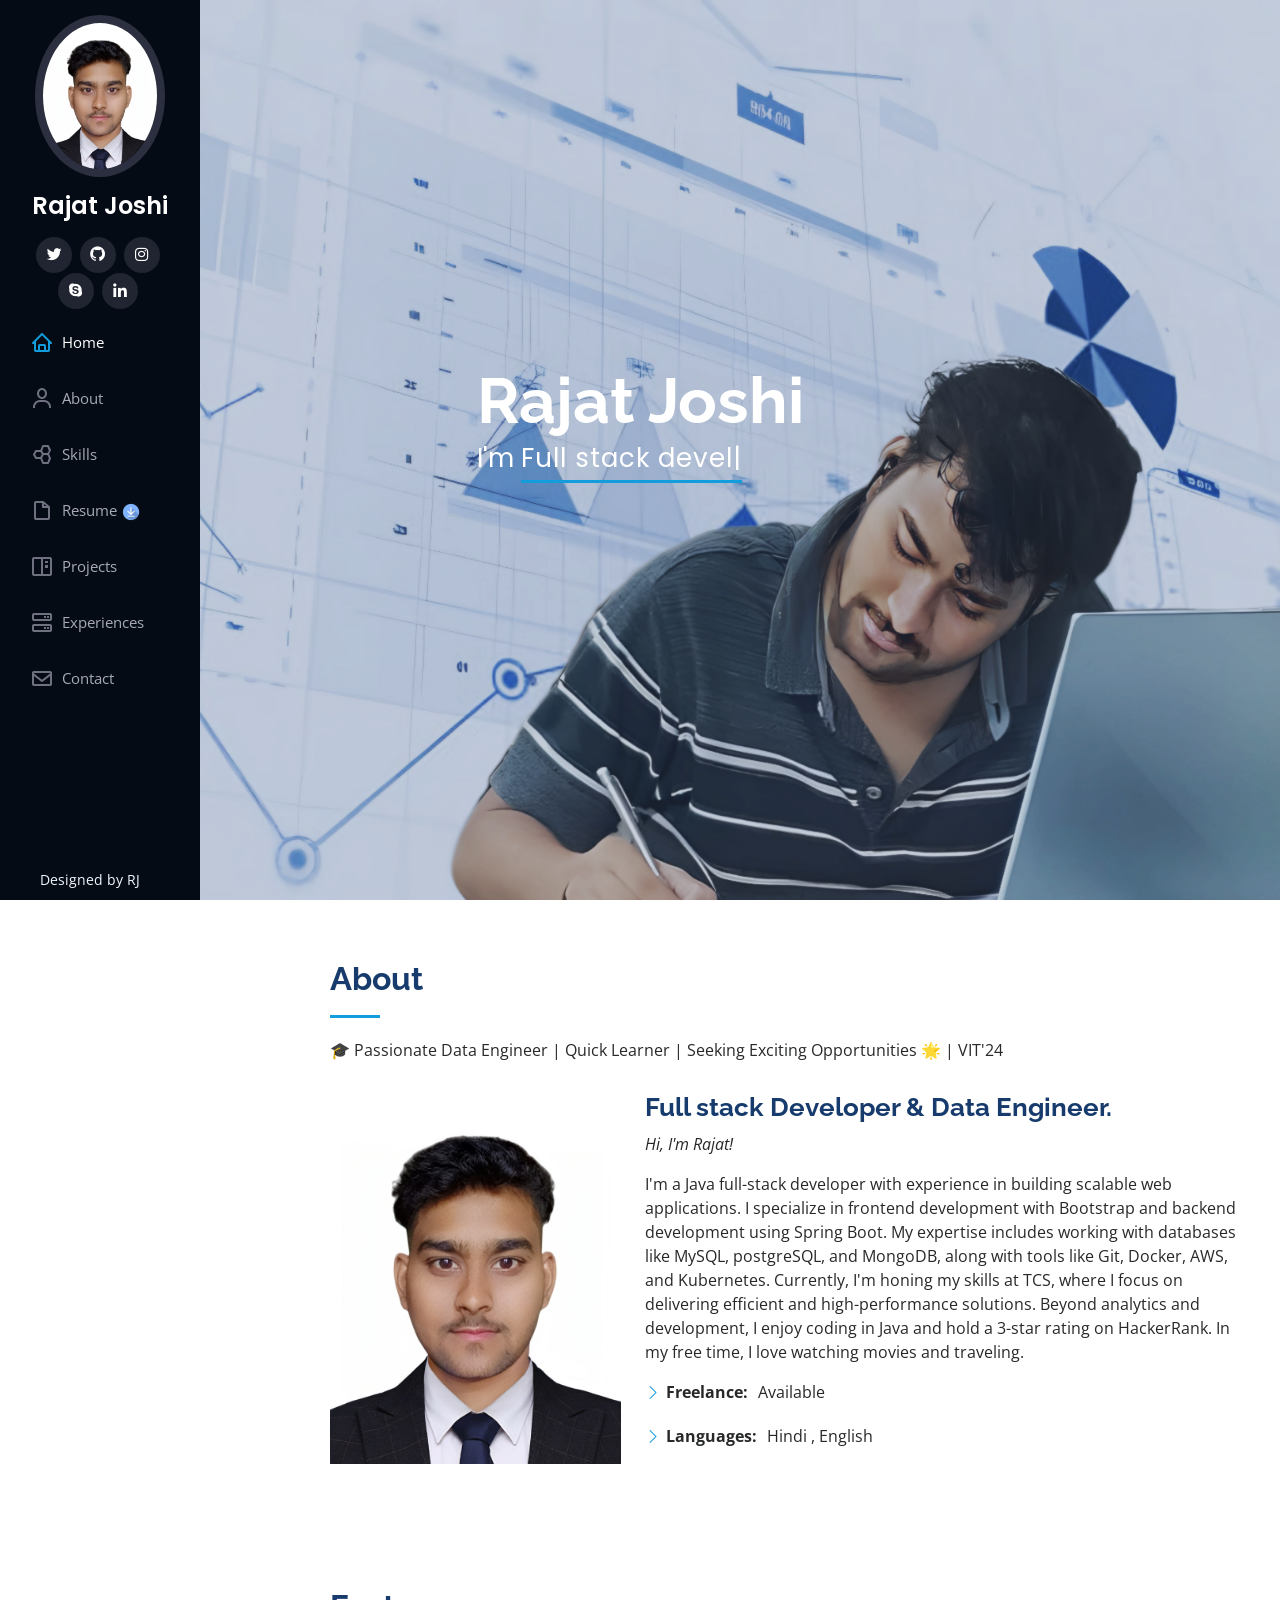
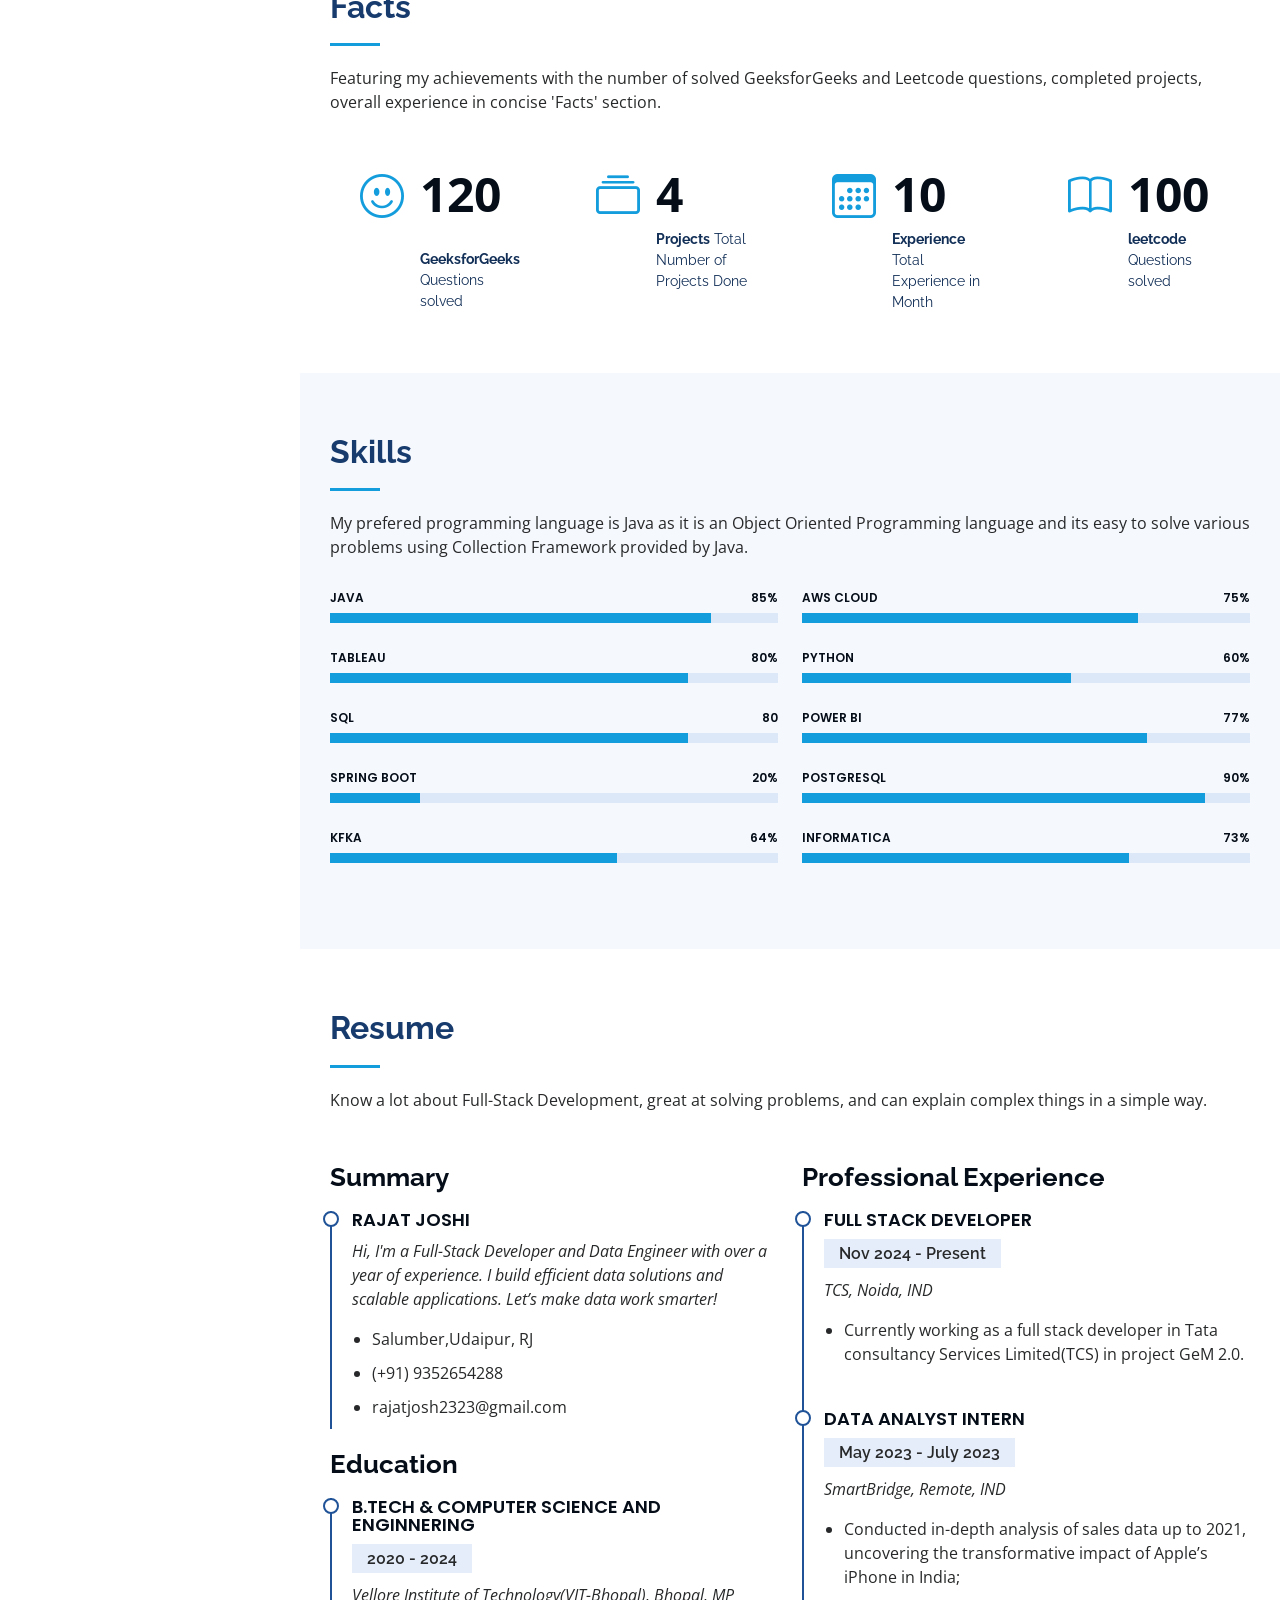
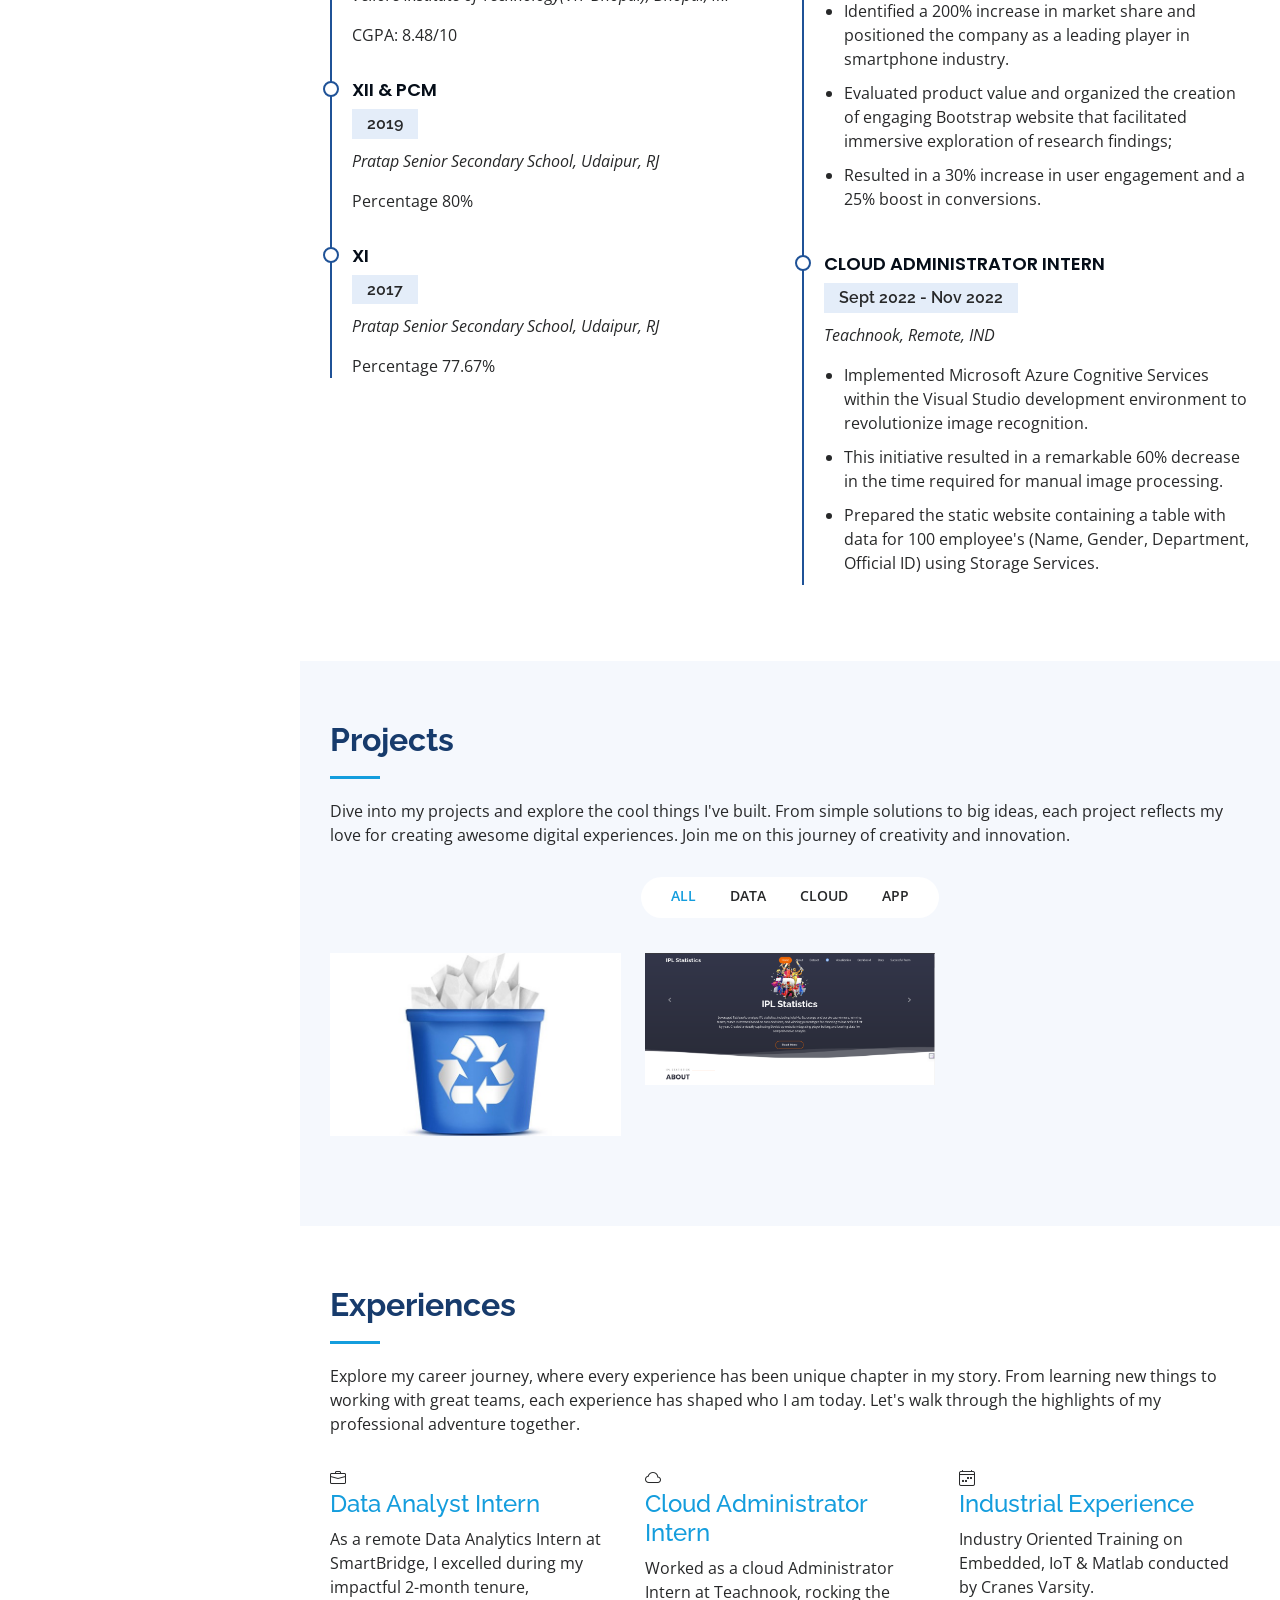
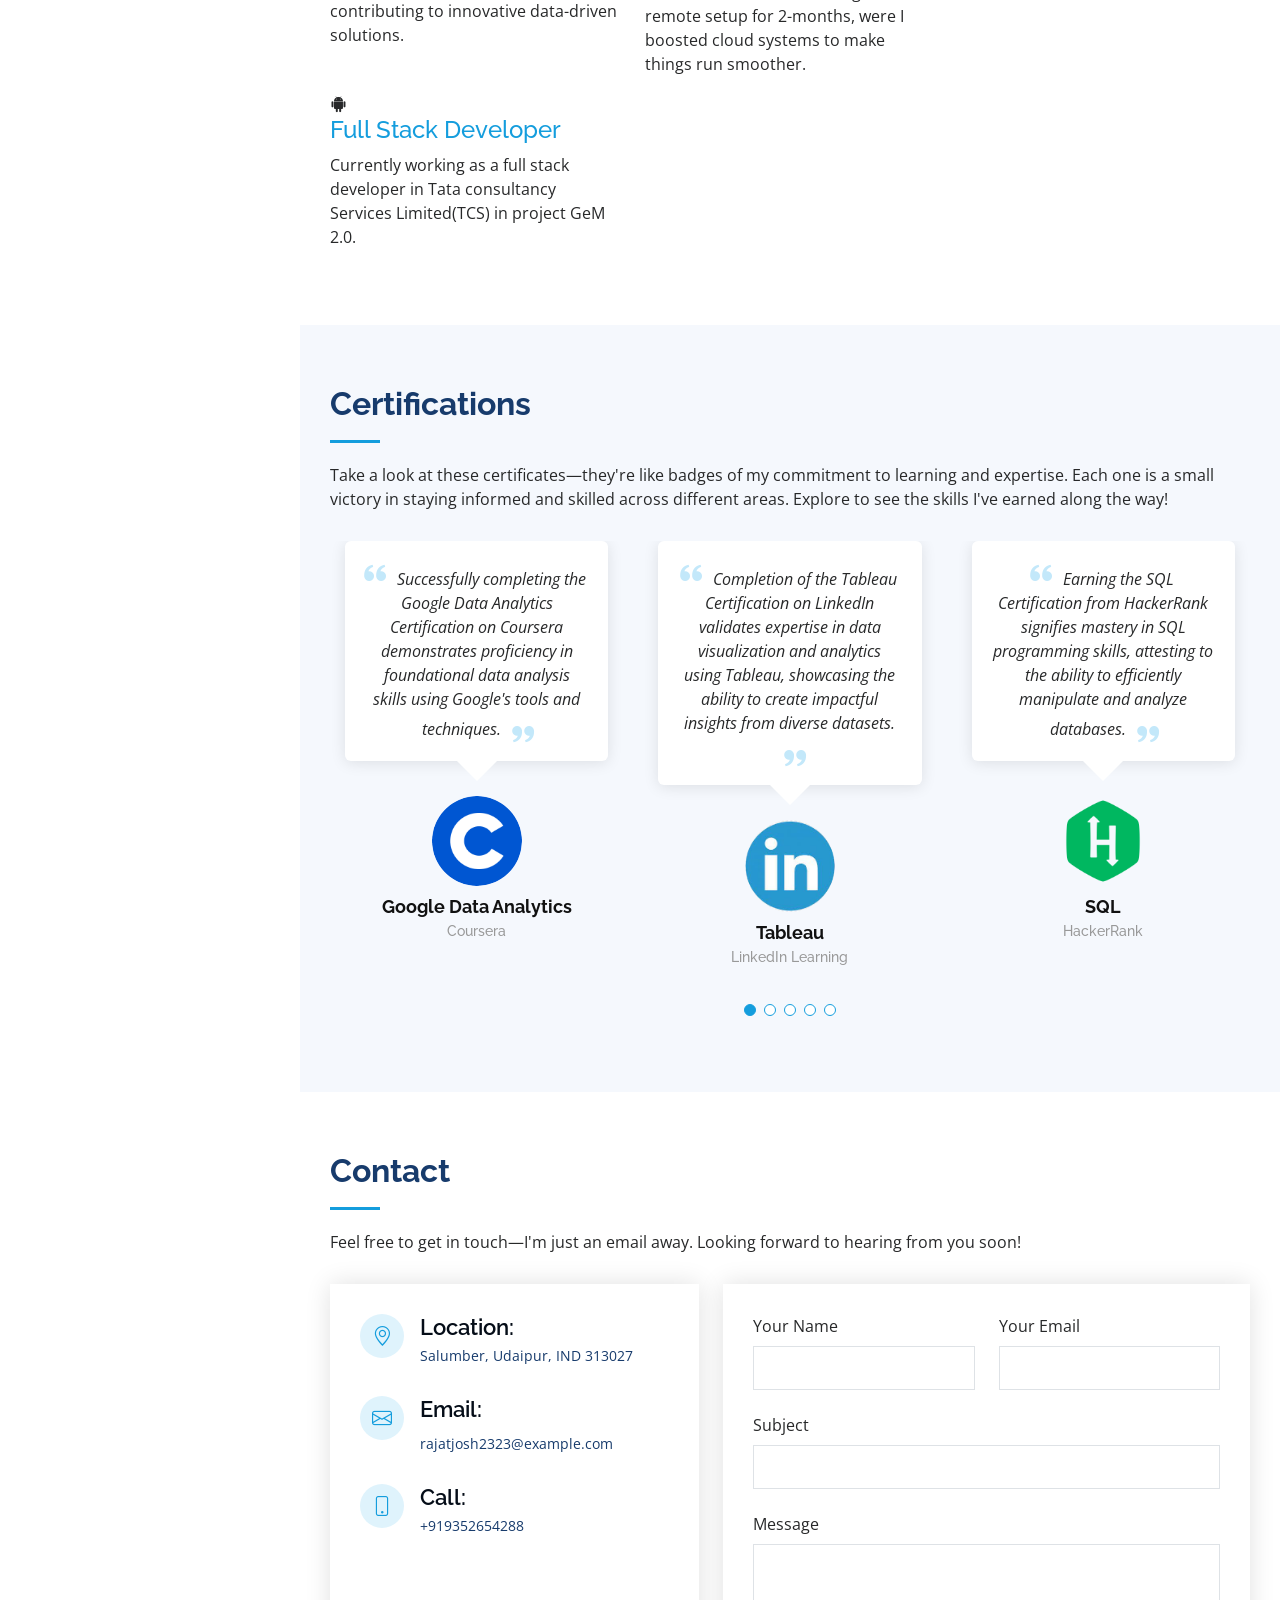
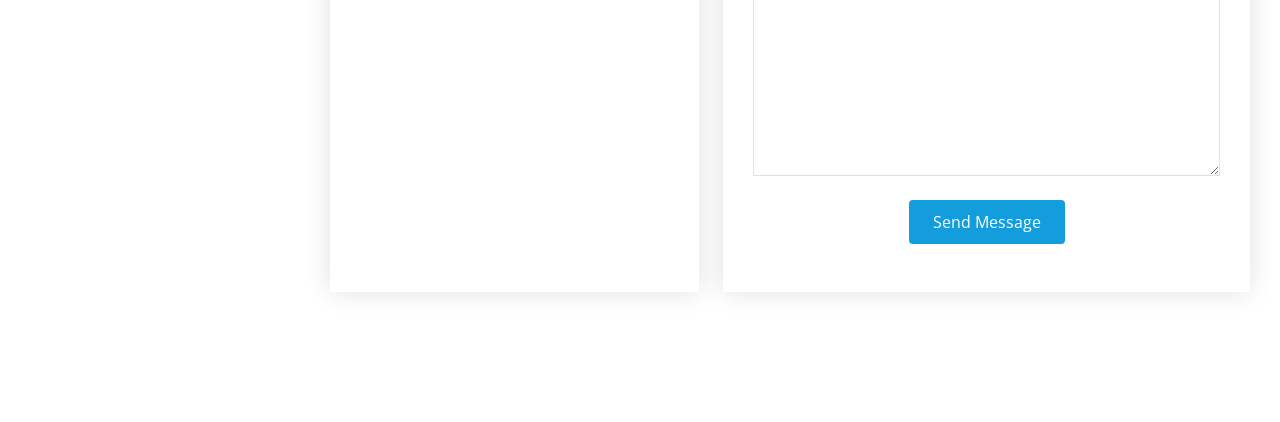
<file: index.html>
<!DOCTYPE html>
<html lang="en">

<head>
  <meta charset="utf-8">
  <meta content="width=device-width, initial-scale=1.0" name="viewport">

  <title>Rajat Joshi</title>
  <meta content="" name="description">
  <meta content="" name="keywords">

  <!-- Favicons -->
  <link href="assets/img/logo.png" rel="icon">
  <link href="assets/img/RJ-logo.png" rel="apple-touch-icon">

  <!-- Google Fonts -->
  <link href="https://fonts.googleapis.com/css?family=Open+Sans:300,300i,400,400i,600,600i,700,700i|Raleway:300,300i,400,400i,500,500i,600,600i,700,700i|Poppins:300,300i,400,400i,500,500i,600,600i,700,700i" rel="stylesheet">

  <!-- Vendor CSS Files -->
  <link href="assets/vendor/aos/aos.css" rel="stylesheet">
  <link href="assets/vendor/bootstrap/css/bootstrap.min.css" rel="stylesheet">
  <link href="assets/vendor/bootstrap-icons/bootstrap-icons.css" rel="stylesheet">
  <link href="assets/vendor/boxicons/css/boxicons.min.css" rel="stylesheet">
  <link href="assets/vendor/glightbox/css/glightbox.min.css" rel="stylesheet">
  <link href="assets/vendor/swiper/swiper-bundle.min.css" rel="stylesheet">

  <!-- Template Main CSS File -->
  <link href="assets/css/style.css" rel="stylesheet">


</head>

<body>

  <!-- ======= Mobile nav toggle button ======= -->
  <i class="bi bi-list mobile-nav-toggle d-xl-none"></i>

  <!-- ======= Header ======= -->
  <header id="header">
    <div class="d-flex flex-column">

      <div class="profile">
        <img src="assets/img/20BCE10482.jpg" alt="" class="img-fluid rounded-circle">
        <h1 class="text-light"><a href="index.html">Rajat Joshi</a></h1>
        <div class="social-links mt-3 text-center">
          <a href="https://twitter.com/RajatJoshi47221" class="twitter"><i class="bx bxl-twitter"></i></a>
          <a href="https://github.com/Rajat2308" class="github"><i class="bx bxl-github"></i></a>
          <a href="https://www.instagram.com/rajatjoshi_2.0/" class="instagram"><i class="bx bxl-instagram"></i></a>
          <a href="#" class="google-plus"><i class="bx bxl-skype"></i></a>
          <a href="https://www.linkedin.com/in/rajat-joshi2308/" class="linkedin"><i class="bx bxl-linkedin"></i></a>
          
        </div>
      </div>

      <nav id="navbar" class="nav-menu navbar">
        <ul>
          <li><a href="#hero" class="nav-link scrollto active"><i class="bx bx-home"></i> <span>Home</span></a></li>
          <li><a href="#about" class="nav-link scrollto"><i class="bx bx-user"></i> <span>About</span></a></li>
          <li><a href="#skills" class="nav-link scrollto"><i class="bx bx-hive"></i> <span>Skills</span></a></li>
          <li><a href="#resume" class="nav-link scrollto"><i class="bx bx-file-blank"></i> <span id="Resume">Resume <a id="resumelink" href="assets\img\portfolio\Rajat_Joshi.pdf" download>
            <img height="20" width="20" src="assets\img\portfolio\download (1).jpg" alt=""></span></a>
              </li>
          <li><a href="#Projects" class="nav-link scrollto"><i class="bx bx-book-content"></i> <span>Projects</span></a></li>
          <li><a href="#Experiences" class="nav-link scrollto"><i class="bx bx-server"></i> <span>Experiences</span></a></li>
          <li><a href="#contact" class="nav-link scrollto"><i class="bx bx-envelope"></i> <span>Contact</span></a></li>
        </ul>
      </nav><!-- .nav-menu -->
    </div>
  </header><!-- End Header -->

  <!-- ======= Hero Section ======= -->
  <section id="hero" class="d-flex flex-column justify-content-center align-items-center">
    <div class="hero-container" data-aos="fade-in">
      <h1>Rajat Joshi</h1>
      <p>I'm <span class="typed" data-typed-items="Full stack developer,Data Engineer, Freelancer"></span></p>
    </div>
  </section><!-- End Hero -->

  <main id="main">

    <!-- ======= About Section ======= -->
    <section id="about" class="about">
      <div class="container">

        <div class="section-title">
          <h2>About</h2>
          <p>🎓 Passionate Data Engineer | Quick Learner | Seeking Exciting Opportunities 🌟 | VIT'24</p>
        </div>

        <div class="row">
          <div class="col-lg-4" data-aos="fade-right">
            <img src="assets/img/20BCE10482.jpg" class="img-fluid" alt="">
          </div>
          <div class="col-lg-8 pt-4 pt-lg-0 content" data-aos="fade-left">
            <h3>Full stack Developer &amp; Data Engineer.</h3>
            <p class="fst-italic">
              Hi, I'm Rajat! 
            </p>

            <p>
              I'm a Java full-stack developer with experience in building scalable web applications. I specialize in frontend development with Bootstrap and backend development using Spring Boot. My expertise includes working with databases like MySQL, postgreSQL, and MongoDB, along with tools like Git, Docker, AWS, and Kubernetes. Currently, I'm honing my skills at TCS, where I focus on delivering efficient and high-performance solutions.
              Beyond analytics and development, I enjoy coding in Java and hold a 3-star rating on HackerRank. In my free time, I love watching movies and traveling.
            </p>
              <div class="col-lg-6">
                <ul>
                  <li><i class="bi bi-chevron-right"></i> <strong>Freelance:</strong> <span>Available</span></li>
                  <li><i class="bi bi-chevron-right"></i> <strong>Languages:</strong> <span>Hindi , English</span></li>
                </ul>
              </div>
            </div>
            
          </div>
        </div>

      </div>
    </section><!-- End About Section -->

    <!-- ======= Facts Section ======= -->
    <section id="facts" class="facts">
      <div class="container">

        <div class="section-title">
          <h2>Facts</h2>
          <p>Featuring my achievements with the number of solved GeeksforGeeks and Leetcode questions, completed projects, overall experience in concise 'Facts' section.</p>
        </div>

        <div class="row no-gutters">

          <div class="col-lg-3 col-md-6 d-md-flex align-items-md-stretch" data-aos="fade-up">
            <div class="count-box">
             <i class="bi bi-emoji-smile"></i>
              <span data-purecounter-start="0" data-purecounter-end="120" data-purecounter-duration="1" class="purecounter"></span>
              <a></a><p><strong>GeeksforGeeks</strong> Questions solved</p>
            </div>
          </div>

          <div class="col-lg-3 col-md-6 d-md-flex align-items-md-stretch" data-aos="fade-up" data-aos-delay="100">
            <div class="count-box">
              <i class="bi bi-collection"></i>
              <span data-purecounter-start="0" data-purecounter-end="4" data-purecounter-duration="1" class="purecounter"></span>
              <p><strong>Projects</strong> Total Number of Projects Done </p>
            </div>
          </div>

          <div class="col-lg-3 col-md-6 d-md-flex align-items-md-stretch" data-aos="fade-up" data-aos-delay="200">
            <div class="count-box">
              <i class="bi bi-calendar3"></i>
              <span data-purecounter-start="0" data-purecounter-end="10" data-purecounter-duration="1" class="purecounter"></span>
              <p><strong>Experience</strong> Total Experience in Month</p>
            </div>
          </div>

          <div class="col-lg-3 col-md-6 d-md-flex align-items-md-stretch" data-aos="fade-up" data-aos-delay="300">
            <div class="count-box">
              <i class="bi bi-book"></i>
              <span data-purecounter-start="0" data-purecounter-end="100" data-purecounter-duration="1" class="purecounter"></span>
              <p><strong>leetcode</strong> Questions solved</p>
            </div>
          </div>

        </div>

      </div>
    </section><!-- End Facts Section -->

    <!-- ======= Skills Section ======= -->
    <section id="skills" class="skills section-bg">
      <div class="container">

        <div class="section-title">
          <h2>Skills</h2>
          <p>My prefered programming language is Java as it is an Object Oriented Programming language and its easy to solve various problems using Collection Framework provided by Java.</p>
        </div>

        <div class="row skills-content">

          <div class="col-lg-6" data-aos="fade-up">

            <div class="progress">
              <span class="skill">JAVA<i class="val">85%</i></span>
              <div class="progress-bar-wrap">
                <div class="progress-bar" role="progressbar" aria-valuenow="85" aria-valuemin="0" aria-valuemax="100"></div>
              </div>
            </div>

            <div class="progress">
              <span class="skill">Tableau<i class="val">80%</i></span>
              <div class="progress-bar-wrap">
                <div class="progress-bar" role="progressbar" aria-valuenow="80" aria-valuemin="0" aria-valuemax="100"></div>
              </div>
            </div>

            <div class="progress">
              <span class="skill">SQL<i class="val">80</i></span>
              <div class="progress-bar-wrap">
                <div class="progress-bar" role="progressbar" aria-valuenow="80" aria-valuemin="0" aria-valuemax="100"></div>
              </div>
            </div>

            <div class="progress">
              <span class="skill">Spring Boot<i class="val">20%</i></span>
              <div class="progress-bar-wrap">
                <div class="progress-bar" role="progressbar" aria-valuenow="20" aria-valuemin="0" aria-valuemax="100"></div>
              </div>
            </div>

            <div class="progress">
              <span class="skill">Kfka <i class="val">64%</i></span>
              <div class="progress-bar-wrap">
                <div class="progress-bar" role="progressbar" aria-valuenow="64" aria-valuemin="0" aria-valuemax="100"></div>
              </div>
            </div>

          </div>

          <div class="col-lg-6" data-aos="fade-up" data-aos-delay="100">

            <div class="progress">
              <span class="skill">Aws cloud<i class="val">75%</i></span>
              <div class="progress-bar-wrap">
                <div class="progress-bar" role="progressbar" aria-valuenow="75" aria-valuemin="0" aria-valuemax="100"></div>
              </div>
            </div>

            <div class="progress">
              <span class="skill">Python <i class="val">60%</i></span>
              <div class="progress-bar-wrap">
                <div class="progress-bar" role="progressbar" aria-valuenow="60" aria-valuemin="0" aria-valuemax="100"></div>
              </div>
            </div>

            <div class="progress">
              <span class="skill">Power BI<i class="val">77%</i></span>
              <div class="progress-bar-wrap">
                <div class="progress-bar" role="progressbar" aria-valuenow="77" aria-valuemin="0" aria-valuemax="100"></div>
              </div>
            </div>

            <div class="progress">
              <span class="skill">PostgreSQL <i class="val">90%</i></span>
              <div class="progress-bar-wrap">
                <div class="progress-bar" role="progressbar" aria-valuenow="90" aria-valuemin="0" aria-valuemax="100"></div>
              </div>
            </div>

            <div class="progress">
              <span class="skill">Informatica <i class="val">73%</i></span>
              <div class="progress-bar-wrap">
                <div class="progress-bar" role="progressbar" aria-valuenow="73" aria-valuemin="0" aria-valuemax="100"></div>
              </div>
            </div>

          </div>

        </div>

      </div>
    </section><!-- End Skills Section -->

    <!-- ======= Resume Section ======= -->
    <section id="resume" class="resume">
      <div class="container">

        <div class="section-title">
          <h2>Resume</h2>
          <p>Know a lot about Full-Stack Development, great at solving problems, and can explain complex things in a simple way. </p>
        </div>

        <div class="row">
          <div class="col-lg-6" data-aos="fade-up">
            <h3 class="resume-title">Summary</h3>
            <div class="resume-item pb-0">
              <h4>Rajat Joshi</h4>
              <p><em>Hi, I'm a Full-Stack Developer and Data Engineer with over a year of experience. I build efficient data solutions and scalable applications. Let’s make data work smarter!</em></p>
              <ul>
                <li>Salumber,Udaipur, RJ</li>
                <li>(+91) 9352654288</li>
                <li>rajatjosh2323@gmail.com</li>
              </ul>
            </div>

            <h3 class="resume-title">Education</h3>
            <div class="resume-item">
              <h4>B.Tech &amp; Computer Science And Enginnering</h4>
              <h5>2020 - 2024</h5>
              <p><em>Vellore Institute of Technology(VIT-Bhopal), Bhopal, MP</em></p>
              <p>CGPA: 8.48/10</p>
            </div>
            <div class="resume-item">
              <h4>XII &amp; PCM</h4>
              <h5>2019</h5>
              <p><em>Pratap Senior Secondary School, Udaipur, RJ</em></p>
              <p>Percentage 80%</p>
            </div>
            <div class="resume-item">
              <h4>XI </h4>
              <h5>2017</h5>
              <p><em>Pratap Senior Secondary School, Udaipur, RJ</em></p>
              <p>Percentage 77.67%</p>
            </div>
          </div>
          <div class="col-lg-6" data-aos="fade-up" data-aos-delay="100">
            <h3 class="resume-title">Professional Experience</h3>
              <div class="resume-item">
              <h4>Full Stack Developer</h4>
              <h5>Nov 2024 - Present</h5>
              <p><em>TCS, Noida, IND </em></p>
              <ul>
                <li>Currently working as a full stack developer in Tata consultancy Services Limited(TCS) in project GeM 2.0.</li>
              </ul>
            </div>
            
            <div class="resume-item">
              <h4>DATA ANALYST INTERN</h4>
              <h5>May 2023 - July 2023</h5>
              <p><em>SmartBridge, Remote, IND </em></p>
              <ul>
                <li>Conducted in-depth analysis of sales data up to 2021, uncovering the transformative impact of Apple’s iPhone in India;</li>
                <li>Identified a 200% increase in market share and positioned the company as a leading player in smartphone industry. </li>
                <li>Evaluated product value and organized the creation of engaging Bootstrap website that facilitated immersive exploration of
                  research findings;</li>
                <li>Resulted in a 30% increase in user engagement and a 25% boost in conversions.</li>
              </ul>
            </div>
            <div class="resume-item">
              <h4>CLOUD ADMINISTRATOR INTERN</h4>
              <h5>Sept 2022 - Nov 2022</h5>
              <p><em> Teachnook, Remote, IND</em></p>
              <ul>
                <li>Implemented Microsoft Azure Cognitive Services within the Visual Studio development environment to revolutionize image
                  recognition.</li>
                <li>This initiative resulted in a remarkable 60% decrease in the time required for manual image processing.</li>
                <li>Prepared the static website containing a table with data for 100 employee's (Name, Gender, Department, Official ID) using
                  Storage Services.</li>
                
              </ul>
            </div>

            
          </div>
        </div>

      </div>
    </section><!-- End Resume Section -->

    <!-- ======= Projects Section ======= -->
    <section id="Projects" class="Projects section-bg">
      <div class="container">

        <div class="section-title">
          <h2>Projects</h2>
          <p>Dive into my projects and explore the cool things I've built. From simple solutions to big ideas, each project reflects my love for creating awesome digital experiences. Join me on this journey of creativity and innovation.</p>
        </div>

        <div class="row" data-aos="fade-up">
          <div class="col-lg-12 d-flex justify-content-center">
            <ul id="Projects-flters">
              <li data-filter="*" class="filter-active">All</li>
              <li data-filter=".filter-DATA">DATA</li>
              <li data-filter=".filter-Cloud">Cloud</li>
              <li data-filter=".filter-App">App</li>
            </ul>
          </div>
        </div>

        <div class="row Projects-container" data-aos="fade-up" data-aos-delay="100">


          <div class="col-lg-4 col-md-6 Projects-item filter-App">
            <div class="Projects-wrap">
              <img src="assets/img/portfolio/app2.jpg" class="img-fluid" alt="">
              <div class="Projects-links">
                <a href="assets/img/portfolio/app2.jpg" data-gallery="ProjectsGallery" class="Projects-lightbox" title="App 1"><i class="bx bx-plus"></i></a>
                <a href="portfolio-details4.html" title="More Details"><i class="bx bx-link"></i></a>
              </div>
            </div>
          </div>

          <div class="col-lg-4 col-md-6 Projects-item filter-DATA">
            <div class="Projects-wrap">
              <img src="assets/img/portfolio/ipl1.png" class="img-fluid" alt="">
              <div class="Projects-links">
                <a href="assets/img/portfolio/ipl1.png" data-gallery="ProjectsGallery" class="Projects-lightbox" title="Data analysis 1"><i class="bx bx-plus"></i></a>
                <a href="portfolio-details.html" title="More Details"><i class="bx bx-link"></i></a>
              </div>
            </div>
          </div> 

       <!--  // <div class="col-lg-4 col-md-6 Projects-item filter-DATA">
             <div class="Projects-wrap">
              <img src="assets/img/portfolio/portfolio-3.jpg" class="img-fluid" alt="">
              <div class="Projects-links">
                <a href="assets/img/portfolio/portfolio-3.jpg" data-gallery="ProjectsGallery" class="Projects-lightbox" title="Data analysis 3"><i class="bx bx-plus"></i></a>
                <a href="portfolio-details.html" title="More Details"><i class="bx bx-link"></i></a>
              </div>
            </div>
          </div>-->

        </div>

      </div>
    </section><!-- End Projects Section -->

    <!-- ======= Experiences Section ======= -->
    <section id="Experiences" class="Experiences">
      <div class="container">

        <div class="section-title">
          <h2>Experiences</h2>
          <p>Explore my career journey, where every experience has been unique chapter in my story. From learning new things to working with great teams, each experience has shaped who I am today. Let's walk through the highlights of my professional adventure together.</p>
        </div>

        <div class="row">
          <div class="col-lg-4 col-md-6 icon-box" data-aos="fade-up">
            <div class="icon"><i class="bi bi-briefcase"></i></div>
            <h4 class="title"><a href="assets\img\portfolio\Externship Data Analytics.pdf">Data Analyst Intern</a></h4>
            <p class="description">As a remote Data Analytics Intern at SmartBridge, I excelled during my impactful 2-month tenure, contributing to innovative data-driven solutions.</p>
          </div>
          <div class="col-lg-4 col-md-6 icon-box" data-aos="fade-up" data-aos-delay="100">
            <div class="icon"><i class="bi bi-cloud"></i></div>
            <h4 class="title"><a href="assets\img\portfolio\Cloud computing internship.pdf">Cloud Administrator Intern</a></h4>
            <p class="description">Worked as a cloud Administrator Intern at Teachnook, rocking the remote setup for 2-months, were I boosted cloud systems to make things run smoother.</p>
          </div>
          <div class="col-lg-4 col-md-6 icon-box" data-aos="fade-up" data-aos-delay="500">
            <div class="icon"><i class="bi bi-calendar4-week"></i></div>
            <h4 class="title"><a href="assets\img\portfolio\Cranes Varsity.pdf">Industrial Experience</a></h4>
            <p class="description"> Industry Oriented Training on Embedded, IoT & Matlab conducted by Cranes Varsity.</p>
          </div>

          <div class="col-lg-4 col-md-6 icon-box" data-aos="fade-up" data-aos-delay="500">
            <div class="icon"><i class="bi bi-android2"></i></div>
            <h4 class="title"><a href="assets\img\CT20234364789_JL.pdf">Full Stack Developer</a></h4>
            <p class="description"> Currently working as a full stack developer in Tata consultancy Services Limited(TCS) in project GeM 2.0.</p>
          </div>
        </div>

      </div>
    </section><!-- End Experiences Section -->

    <!-- ======= Certifications Section ======= -->
    <section id="Certifications" class="Certifications section-bg">
      <div class="container">

        <div class="section-title">
          <h2>Certifications</h2>
          <p>Take a look at these certificates—they're like badges of my commitment to learning and expertise. Each one is a small victory in staying informed and skilled across different areas. Explore to see the skills I've earned along the way!</p>
        </div>

        <div class="Certifications-slider swiper" data-aos="fade-up" data-aos-delay="100">
          <div class="swiper-wrapper">

            <div class="swiper-slide">
              <div class="Certifications-item" data-aos="fade-up">
                <p>
                  <i class="bx bxs-quote-alt-left quote-icon-left"></i>
                  Successfully completing the Google Data Analytics Certification on Coursera demonstrates proficiency in foundational data analysis skills using Google's tools and techniques.
                  <i class="bx bxs-quote-alt-right quote-icon-right"></i>
                </p>
                <a href="assets/img/Certifications/Coursera google data.pdf"><img  src="assets/img/Certifications/coursera-logo.png" class="Certifications-img" alt=""></a>
                <h3>Google Data Analytics</h3>
                <h4>Coursera</h4>
              </div>
            </div><!-- End Certifications item -->

            <div class="swiper-slide">
              <div class="Certifications-item" data-aos="fade-up" data-aos-delay="100">
                <p>
                  <i class="bx bxs-quote-alt-left quote-icon-left"></i>
                  Completion of the Tableau Certification on LinkedIn validates expertise in data visualization and analytics using Tableau, showcasing the ability to create impactful insights from diverse datasets.
                  <i class="bx bxs-quote-alt-right quote-icon-right"></i>
                </p>
                <a href="assets/img/Certifications/tableau 7 hr.pdf"><img  src="assets/img/Certifications/linkedin-logo.jpeg" class="Certifications-img" alt=""></a>
                <h3>Tableau</h3>
                <h4>LinkedIn Learning</h4>
              </div>
            </div><!-- End Certifications item -->

            <div class="swiper-slide">
              <div class="Certifications-item" data-aos="fade-up" data-aos-delay="200">
                <p>
                  <i class="bx bxs-quote-alt-left quote-icon-left"></i>
                  Earning the SQL Certification from HackerRank signifies mastery in SQL programming skills, attesting to the ability to efficiently manipulate and analyze databases.
                  <i class="bx bxs-quote-alt-right quote-icon-right"></i>
                </p>
                <a href="assets/img/Certifications/sql_basic certificate.pdf"><img  src="assets/img/Certifications/HackerRank-logo.png" class="Certifications-img" alt=""></a>
                <h3>SQL</h3>
                <h4>HackerRank</h4>
              </div>
            </div><!-- End Certifications item -->

            <div class="swiper-slide">
              <div class="Certifications-item" data-aos="fade-up" data-aos-delay="300">
                <p>
                  <i class="bx bxs-quote-alt-left quote-icon-left"></i>
                  Obtaining the AWS Cloud Practitioner Certification from AWS signifies foundational proficiency in cloud concepts, services, and security, validating essential skills for individuals entering the world of cloud computing.
                  <i class="bx bxs-quote-alt-right quote-icon-right"></i>
                </p>
                <a href="assets/img/Certifications/AWS Certified Cloud Practitioner certificate.pdf"><img  src="assets/img/Certifications/AWS-logo.png" class="Certifications-img" alt=""></a>
                <h3>AWS Certified Cloud Practitioner</h3>
                <h4>Amazon Web Services(AWS)</h4>
              </div>
            </div><!-- End Certifications item -->

            <div class="swiper-slide">
              <div class="Certifications-item" data-aos="fade-up" data-aos-delay="400">
                <p>
                  <i class="bx bxs-quote-alt-left quote-icon-left"></i>
                  Achieving the Excel Certification from Great Learning signifies proficiency in advanced Excel skills, encompassing data analysis, visualization, and automation for enhanced productivity in diverse professional contexts.
                  <i class="bx bxs-quote-alt-right quote-icon-right"></i>
                </p>
                <a href="assets/img/Certifications/Excel certificate.pdf"><img  src="assets/img/Certifications/Greatlearning-logo.png" class="Certifications-img" alt=""></a>
                <h3>Excel</h3>
                <h4>Great Learning </h4>
              </div>
            </div><!-- End Certifications item -->

          </div>
          <div class="swiper-pagination"></div>
        </div>

      </div>
    </section><!-- End Certifications Section -->

    <!-- ======= Contact Section ======= -->
    <section id="contact" class="contact">
      <div class="container">

        <div class="section-title">
          <h2>Contact</h2>
          <p>Feel free to get in touch—I'm just an email away. Looking forward to hearing from you soon!</p>
        </div>

        <div class="row" data-aos="fade-in">

          <div class="col-lg-5 d-flex align-items-stretch">
            <div class="info">
              <div class="address">
                <i class="bi bi-geo-alt"></i>
                <h4>Location:</h4>
                <p>Salumber, Udaipur, IND 313027</p>
              </div>

              <div class="email">
                <i class="bi bi-envelope"></i>
                <h4>Email:</h4>
                <p>rajatjosh2323@example.com</p>
              </div>

              <div class="phone">
                <i class="bi bi-phone"></i>
                <h4>Call:</h4>
                <p>+919352654288</p>
              </div>

              <iframe src="https://www.google.com/maps/embed?pb=!1m18!1m12!1m3!1d227.56555737415354!2d74.03862918038229!3d24.134920150489297!2m3!1f0!2f0!3f0!3m2!1i1024!2i768!4f13.1!3m3!1m2!1s0x3967a98f2a6137e9%3A0xe2e1696f294424ac!2sTRENDS!5e0!3m2!1sen!2sin!4v1702408731290!5m2!1sen!2sin" frameborder="0" style="border:0; width: 100%; height: 290px;" allowfullscreen></iframe>
            </div>

          </div>

          <div class="col-lg-7 mt-5 mt-lg-0 d-flex align-items-stretch">
            <form action="mailto:rajatjosh2323@gmail.com" method="post" role="form" class="php-email-form">
              <div class="row">
                <div class="form-group col-md-6">
                  <label for="name">Your Name</label>
                  <input type="text" name="name" class="form-control" id="name" required>
                </div>
                <div class="form-group col-md-6">
                  <label for="name">Your Email</label>
                  <input type="email" class="form-control" name="email" id="email" required>
                </div>
              </div>
              <div class="form-group">
                <label for="name">Subject</label>
                <input type="text" class="form-control" name="subject" id="subject" required>
              </div>
              <div class="form-group">
                <label for="name">Message</label>
                <textarea class="form-control" name="message" rows="10" required></textarea>
              </div>
              <div class="my-3">
                <div class="loading">Loading</div>
                <div class="error-message"></div>
                <div class="sent-message">Your message has been sent. Thank you!</div>
              </div>
              <div class="text-center"><button type="submit">Send Message</button></div>
            </form>
          </div>

        </div>

      </div>
    </section><!-- End Contact Section -->

  </main><!-- End #main -->

  <!-- ======= Footer ======= -->
  <footer id="footer">
    <div class="container"> 
        Designed by RJ</a>
      </div>
    </div>
  </footer><!-- End  Footer -->

  <a href="#" class="back-to-top d-flex align-items-center justify-content-center"><i class="bi bi-arrow-up-short"></i></a>

  <!-- Vendor JS Files -->
  <script src="assets/vendor/purecounter/purecounter_vanilla.js"></script>
  <script src="assets/vendor/aos/aos.js"></script>
  <script src="assets/vendor/bootstrap/js/bootstrap.bundle.min.js"></script>
  <script src="assets/vendor/glightbox/js/glightbox.min.js"></script>
  <script src="assets/vendor/isotope-layout/isotope.pkgd.min.js"></script>
  <script src="assets/vendor/swiper/swiper-bundle.min.js"></script>
  <script src="assets/vendor/typed.js/typed.umd.js"></script>
  <script src="assets/vendor/waypoints/noframework.waypoints.js"></script>
  <script src="assets/vendor/php-email-form/validate.js"></script>

  <!-- Template Main JS File -->
  <script src="assets/js/main.js"></script>

</body>

</html>
</file>
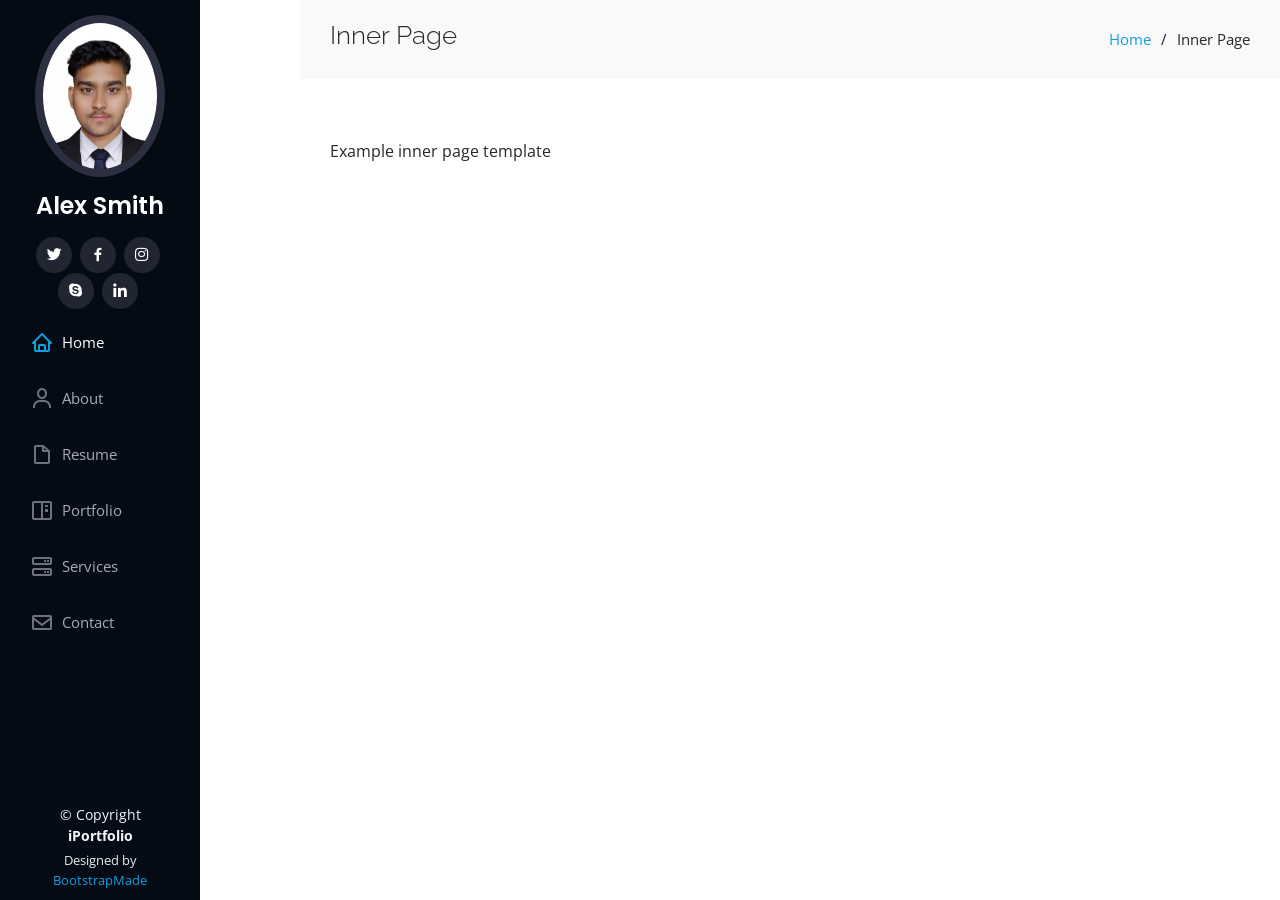
<file: inner-page.html>
<!DOCTYPE html>
<html lang="en">

<head>
  <meta charset="utf-8">
  <meta content="width=device-width, initial-scale=1.0" name="viewport">

  <title>Inner Page - iPortfolio Bootstrap Template</title>
  <meta content="" name="description">
  <meta content="" name="keywords">

  <!-- Favicons -->
  <link href="assets/img/favicon.png" rel="icon">
  <link href="assets/img/apple-touch-icon.png" rel="apple-touch-icon">

  <!-- Google Fonts -->
  <link href="https://fonts.googleapis.com/css?family=Open+Sans:300,300i,400,400i,600,600i,700,700i|Raleway:300,300i,400,400i,500,500i,600,600i,700,700i|Poppins:300,300i,400,400i,500,500i,600,600i,700,700i" rel="stylesheet">

  <!-- Vendor CSS Files -->
  <link href="assets/vendor/aos/aos.css" rel="stylesheet">
  <link href="assets/vendor/bootstrap/css/bootstrap.min.css" rel="stylesheet">
  <link href="assets/vendor/bootstrap-icons/bootstrap-icons.css" rel="stylesheet">
  <link href="assets/vendor/boxicons/css/boxicons.min.css" rel="stylesheet">
  <link href="assets/vendor/glightbox/css/glightbox.min.css" rel="stylesheet">
  <link href="assets/vendor/swiper/swiper-bundle.min.css" rel="stylesheet">

  <!-- Template Main CSS File -->
  <link href="assets/css/style.css" rel="stylesheet">
</head>

<body>

  <!-- ======= Mobile nav toggle button ======= -->
  <i class="bi bi-list mobile-nav-toggle d-xl-none"></i>

  <!-- ======= Header ======= -->
  <header id="header">
    <div class="d-flex flex-column">

      <div class="profile">
        <img src="assets/img/20BCE10482.jpg" alt="" class="img-fluid rounded-circle">
        <h1 class="text-light"><a href="index.html">Alex Smith</a></h1>
        <div class="social-links mt-3 text-center">
          <a href="#" class="twitter"><i class="bx bxl-twitter"></i></a>
          <a href="#" class="facebook"><i class="bx bxl-facebook"></i></a>
          <a href="#" class="instagram"><i class="bx bxl-instagram"></i></a>
          <a href="#" class="google-plus"><i class="bx bxl-skype"></i></a>
          <a href="#" class="linkedin"><i class="bx bxl-linkedin"></i></a>
        </div>
      </div>

      <nav id="navbar" class="nav-menu navbar">
        <ul>
          <li><a href="#hero" class="nav-link scrollto active"><i class="bx bx-home"></i> <span>Home</span></a></li>
          <li><a href="#about" class="nav-link scrollto"><i class="bx bx-user"></i> <span>About</span></a></li>
          <li><a href="#resume" class="nav-link scrollto"><i class="bx bx-file-blank"></i> <span>Resume</span></a></li>
          <li><a href="#portfolio" class="nav-link scrollto"><i class="bx bx-book-content"></i> <span>Portfolio</span></a></li>
          <li><a href="#services" class="nav-link scrollto"><i class="bx bx-server"></i> <span>Services</span></a></li>
          <li><a href="#contact" class="nav-link scrollto"><i class="bx bx-envelope"></i> <span>Contact</span></a></li>
        </ul>
      </nav><!-- .nav-menu -->
    </div>
  </header><!-- End Header -->

  <main id="main">

    <!-- ======= Breadcrumbs ======= -->
    <section class="breadcrumbs">
      <div class="container">

        <div class="d-flex justify-content-between align-items-center">
          <h2>Inner Page</h2>
          <ol>
            <li><a href="index.html">Home</a></li>
            <li>Inner Page</li>
          </ol>
        </div>

      </div>
    </section><!-- End Breadcrumbs -->

    <section class="inner-page">
      <div class="container">
        <p>
          Example inner page template
        </p>
      </div>
    </section>

  </main><!-- End #main -->

  <!-- ======= Footer ======= -->
  <footer id="footer">
    <div class="container">
      <div class="copyright">
        &copy; Copyright <strong><span>iPortfolio</span></strong>
      </div>
      <div class="credits">
        <!-- All the links in the footer should remain intact. -->
        <!-- You can delete the links only if you purchased the pro version. -->
        <!-- Licensing information: https://bootstrapmade.com/license/ -->
        <!-- Purchase the pro version with working PHP/AJAX contact form: https://bootstrapmade.com/iportfolio-bootstrap-portfolio-websites-template/ -->
        Designed by <a href="https://bootstrapmade.com/">BootstrapMade</a>
      </div>
    </div>
  </footer><!-- End  Footer -->

  <a href="#" class="back-to-top d-flex align-items-center justify-content-center"><i class="bi bi-arrow-up-short"></i></a>

  <!-- Vendor JS Files -->
  <script src="assets/vendor/purecounter/purecounter_vanilla.js"></script>
  <script src="assets/vendor/aos/aos.js"></script>
  <script src="assets/vendor/bootstrap/js/bootstrap.bundle.min.js"></script>
  <script src="assets/vendor/glightbox/js/glightbox.min.js"></script>
  <script src="assets/vendor/isotope-layout/isotope.pkgd.min.js"></script>
  <script src="assets/vendor/swiper/swiper-bundle.min.js"></script>
  <script src="assets/vendor/typed.js/typed.umd.js"></script>
  <script src="assets/vendor/waypoints/noframework.waypoints.js"></script>
  <script src="assets/vendor/php-email-form/validate.js"></script>

  <!-- Template Main JS File -->
  <script src="assets/js/main.js"></script>

</body>

</html>
</file>
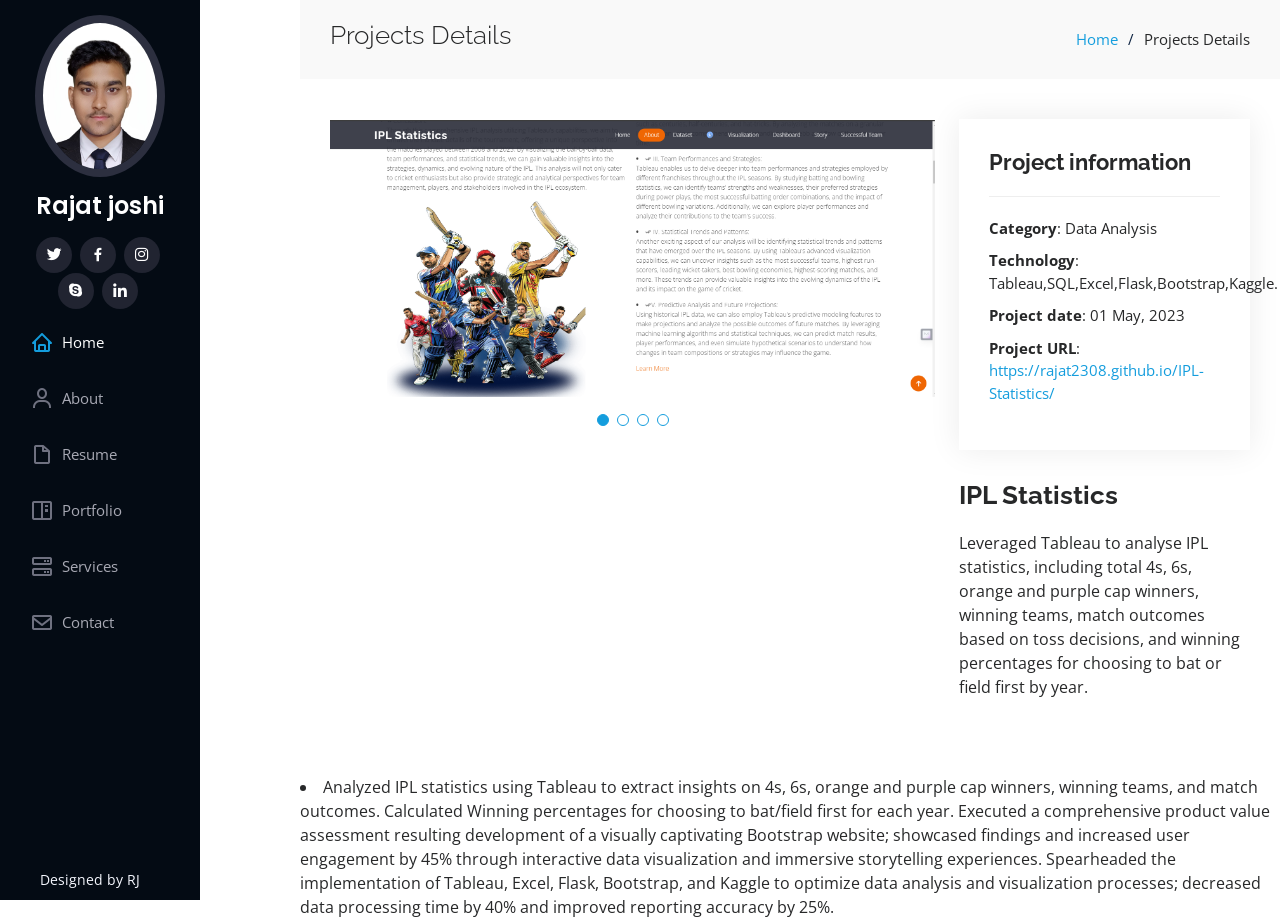
<file: portfolio-details.html>
<!DOCTYPE html>
<html lang="en">

<head>
  <meta charset="utf-8">
  <meta content="width=device-width, initial-scale=1.0" name="viewport">

  <title>Projects Details</title>
  <meta content="" name="description">
  <meta content="" name="keywords">

  <!-- Favicons -->
  <link href="assets/img/favicon.png" rel="icon">
  <link href="assets/img/apple-touch-icon.png" rel="apple-touch-icon">

  <!-- Google Fonts -->
  <link href="https://fonts.googleapis.com/css?family=Open+Sans:300,300i,400,400i,600,600i,700,700i|Raleway:300,300i,400,400i,500,500i,600,600i,700,700i|Poppins:300,300i,400,400i,500,500i,600,600i,700,700i" rel="stylesheet">

  <!-- Vendor CSS Files -->
  <link href="assets/vendor/aos/aos.css" rel="stylesheet">
  <link href="assets/vendor/bootstrap/css/bootstrap.min.css" rel="stylesheet">
  <link href="assets/vendor/bootstrap-icons/bootstrap-icons.css" rel="stylesheet">
  <link href="assets/vendor/boxicons/css/boxicons.min.css" rel="stylesheet">
  <link href="assets/vendor/glightbox/css/glightbox.min.css" rel="stylesheet">
  <link href="assets/vendor/swiper/swiper-bundle.min.css" rel="stylesheet">

  <!-- Template Main CSS File -->
  <link href="assets/css/style.css" rel="stylesheet">

</head>

<body>

  <!-- ======= Mobile nav toggle button ======= -->
  <i class="bi bi-list mobile-nav-toggle d-xl-none"></i>

  <!-- ======= Header ======= -->
  <header id="header">
    <div class="d-flex flex-column">

      <div class="profile">
        <img src="assets/img/20BCE10482.jpg" alt="" class="img-fluid rounded-circle">
        <h1 class="text-light"><a href="index.html">Rajat joshi</a></h1>
        <div class="social-links mt-3 text-center">
          <a href="#" class="twitter"><i class="bx bxl-twitter"></i></a>
          <a href="#" class="facebook"><i class="bx bxl-facebook"></i></a>
          <a href="#" class="instagram"><i class="bx bxl-instagram"></i></a>
          <a href="#" class="google-plus"><i class="bx bxl-skype"></i></a>
          <a href="#" class="linkedin"><i class="bx bxl-linkedin"></i></a>
        </div>
      </div>

      <nav id="navbar" class="nav-menu navbar">
        <ul>
          <li><a href="#hero" class="nav-link scrollto active"><i class="bx bx-home"></i> <span>Home</span></a></li>
          <li><a href="#about" class="nav-link scrollto"><i class="bx bx-user"></i> <span>About</span></a></li>
          <li><a href="#resume" class="nav-link scrollto"><i class="bx bx-file-blank"></i> <span>Resume</span></a></li>
          <li><a href="#portfolio" class="nav-link scrollto"><i class="bx bx-book-content"></i> <span>Portfolio</span></a></li>
          <li><a href="#services" class="nav-link scrollto"><i class="bx bx-server"></i> <span>Services</span></a></li>
          <li><a href="#contact" class="nav-link scrollto"><i class="bx bx-envelope"></i> <span>Contact</span></a></li>
        </ul>
      </nav><!-- .nav-menu -->
    </div>
  </header><!-- End Header -->

  <main id="main">

    <!-- ======= Breadcrumbs ======= -->
    <section id="breadcrumbs" class="breadcrumbs">
      <div class="container">

        <div class="d-flex justify-content-between align-items-center">
          <h2>Projects Details</h2>
          <ol>
            <li><a href="index.html">Home</a></li>
            <li>Projects Details</li>
          </ol>
        </div>

      </div>
    </section><!-- End Breadcrumbs -->

    <!-- ======= Projects Details Section ======= -->
    <section id="Projects-details" class="Projects-details">
      <div class="container">

        <div class="row gy-4">

          <div class="col-lg-8">
            <div class="Projects-details-slider swiper">
              <div class="swiper-wrapper align-items-center">

                <div class="swiper-slide">
                  <img src="assets/img/portfolio/ipl2.png" alt="">
                </div>

                <div class="swiper-slide">
                  <img src="assets/img/portfolio/ipl3.png" alt="">
                </div>

                <div class="swiper-slide">
                  <img src="assets/img/portfolio/ipl4.png" alt="">
                </div>

                <div class="swiper-slide">
                  <img src="assets/img/portfolio/ipl5.png" alt="">
                </div>

              </div>
              <div class="swiper-pagination"></div>
            </div>
          </div>

          <div class="col-lg-4">
            <div class="Projects-info">
              <h3>Project information</h3>
              <ul>
                <li><strong>Category</strong>: Data Analysis</li>
                <li><strong>Technology</strong>: Tableau,SQL,Excel,Flask,Bootstrap,Kaggle.</li>
                <li><strong>Project date</strong>: 01 May, 2023</li>
                <li><strong>Project URL</strong>: <a href="#">https://rajat2308.github.io/IPL-Statistics/</a></li>
              </ul>
            </div>
            <div class="Projects-description">
              <h2>IPL Statistics</h2>
              <p>
                Leveraged Tableau to analyse IPL statistics, including total 4s, 6s, orange and purple cap winners, winning teams, match outcomes based on toss decisions, and winning percentages for choosing to bat or field first by year. 
              </p>
            </div>
          </div>

        </div>

      </div>
    </section><!-- End Projects Details Section -->
    <li>
      Analyzed IPL statistics using Tableau to extract insights on 4s, 6s, orange and purple cap winners, winning teams, and match outcomes. Calculated Winning percentages for choosing to bat/field first for each year.
      Executed a comprehensive product value assessment resulting development of a visually captivating Bootstrap website; 
      showcased findings and increased user engagement by 45% through interactive data visualization and immersive storytelling experiences. Spearheaded the implementation of Tableau, Excel, Flask, Bootstrap,
      and Kaggle to optimize data analysis and visualization processes; decreased data processing time by 40% and improved reporting accuracy by 25%.
    </li>

      <!-- ======= Footer ======= -->
  <footer id="footer">
    <div class="container"> 
        Designed by RJ</a>
      </div>
    </div>
  </footer><!-- End  Footer -->

  </main><!-- End #main -->


  <a href="#" class="back-to-top d-flex align-items-center justify-content-center"><i class="bi bi-arrow-up-short"></i></a>

  <!-- Vendor JS Files -->
  <script src="assets/vendor/purecounter/purecounter_vanilla.js"></script>
  <script src="assets/vendor/aos/aos.js"></script>
  <script src="assets/vendor/bootstrap/js/bootstrap.bundle.min.js"></script>
  <script src="assets/vendor/glightbox/js/glightbox.min.js"></script>
  <script src="assets/vendor/isotope-layout/isotope.pkgd.min.js"></script>
  <script src="assets/vendor/swiper/swiper-bundle.min.js"></script>
  <script src="assets/vendor/typed.js/typed.umd.js"></script>
  <script src="assets/vendor/waypoints/noframework.waypoints.js"></script>
  <script src="assets/vendor/php-email-form/validate.js"></script>

  <!-- Template Main JS File -->
  <script src="assets/js/main.js"></script>

</body>

</html>
</file>
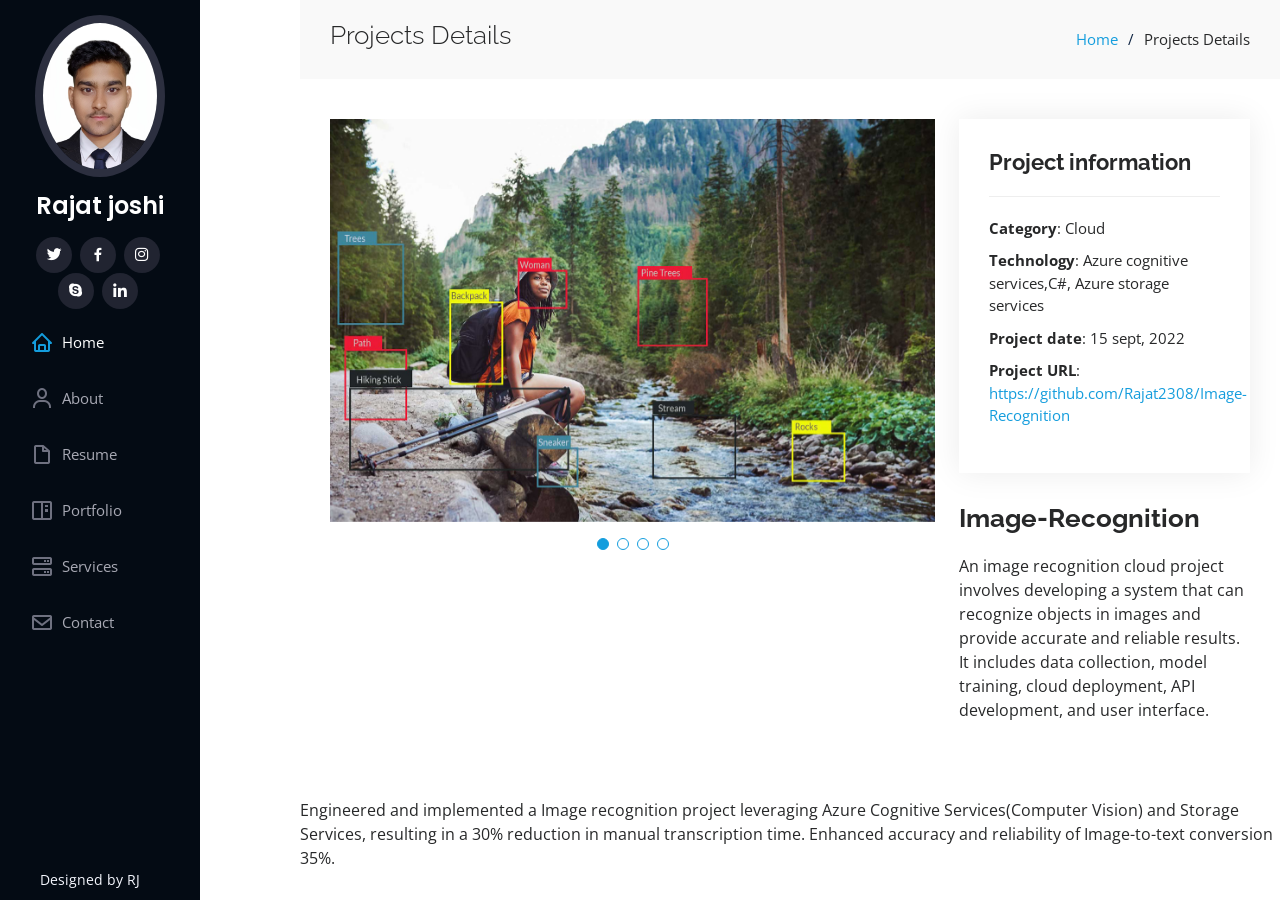
<file: portfolio-details2.html>
<!DOCTYPE html>
<html lang="en">

<head>
  <meta charset="utf-8">
  <meta content="width=device-width, initial-scale=1.0" name="viewport">

  <title>Projects Details</title>
  <meta content="" name="description">
  <meta content="" name="keywords">

  <!-- Favicons -->
  <link href="assets/img/favicon.png" rel="icon">
  <link href="assets/img/apple-touch-icon.png" rel="apple-touch-icon">

  <!-- Google Fonts -->
  <link href="https://fonts.googleapis.com/css?family=Open+Sans:300,300i,400,400i,600,600i,700,700i|Raleway:300,300i,400,400i,500,500i,600,600i,700,700i|Poppins:300,300i,400,400i,500,500i,600,600i,700,700i" rel="stylesheet">

  <!-- Vendor CSS Files -->
  <link href="assets/vendor/aos/aos.css" rel="stylesheet">
  <link href="assets/vendor/bootstrap/css/bootstrap.min.css" rel="stylesheet">
  <link href="assets/vendor/bootstrap-icons/bootstrap-icons.css" rel="stylesheet">
  <link href="assets/vendor/boxicons/css/boxicons.min.css" rel="stylesheet">
  <link href="assets/vendor/glightbox/css/glightbox.min.css" rel="stylesheet">
  <link href="assets/vendor/swiper/swiper-bundle.min.css" rel="stylesheet">

  <!-- Template Main CSS File -->
  <link href="assets/css/style.css" rel="stylesheet">

</head>

<body>

  <!-- ======= Mobile nav toggle button ======= -->
  <i class="bi bi-list mobile-nav-toggle d-xl-none"></i>

  <!-- ======= Header ======= -->
  <header id="header">
    <div class="d-flex flex-column">

      <div class="profile">
        <img src="assets/img/20BCE10482.jpg" alt="" class="img-fluid rounded-circle">
        <h1 class="text-light"><a href="index.html">Rajat joshi</a></h1>
        <div class="social-links mt-3 text-center">
          <a href="#" class="twitter"><i class="bx bxl-twitter"></i></a>
          <a href="#" class="facebook"><i class="bx bxl-facebook"></i></a>
          <a href="#" class="instagram"><i class="bx bxl-instagram"></i></a>
          <a href="#" class="google-plus"><i class="bx bxl-skype"></i></a>
          <a href="#" class="linkedin"><i class="bx bxl-linkedin"></i></a>
        </div>
      </div>

      <nav id="navbar" class="nav-menu navbar">
        <ul>
          <li><a href="#hero" class="nav-link scrollto active"><i class="bx bx-home"></i> <span>Home</span></a></li>
          <li><a href="#about" class="nav-link scrollto"><i class="bx bx-user"></i> <span>About</span></a></li>
          <li><a href="#resume" class="nav-link scrollto"><i class="bx bx-file-blank"></i> <span>Resume</span></a></li>
          <li><a href="#portfolio" class="nav-link scrollto"><i class="bx bx-book-content"></i> <span>Portfolio</span></a></li>
          <li><a href="#services" class="nav-link scrollto"><i class="bx bx-server"></i> <span>Services</span></a></li>
          <li><a href="#contact" class="nav-link scrollto"><i class="bx bx-envelope"></i> <span>Contact</span></a></li>
        </ul>
      </nav><!-- .nav-menu -->
    </div>
  </header><!-- End Header -->

  <main id="main">

    <!-- ======= Breadcrumbs ======= -->
    <section id="breadcrumbs" class="breadcrumbs">
      <div class="container">

        <div class="d-flex justify-content-between align-items-center">
          <h2>Projects Details</h2>
          <ol>
            <li><a href="index.html">Home</a></li>
            <li>Projects Details</li>
          </ol>
        </div>

      </div>
    </section><!-- End Breadcrumbs -->

    <!-- ======= Projects Details Section ======= -->
    <section id="Projects-details" class="Projects-details">
      <div class="container">

        <div class="row gy-4">

          <div class="col-lg-8">
            <div class="Projects-details-slider swiper">
              <div class="swiper-wrapper align-items-center">

                <div class="swiper-slide">
                  <img src="assets/img/portfolio/image recognation 1.jpg" alt="">
                </div>

                <div class="swiper-slide">
                  <img src="assets/img/portfolio/image recognation 2.jpg" alt="">
                </div>

                <div class="swiper-slide">
                  <img src="assets/img/portfolio/image recognation 4.png" alt="">
                </div>

                <div class="swiper-slide">
                  <img src="assets/img/portfolio/image recognation 5.jpg" alt="">
                </div>

              </div>
              <div class="swiper-pagination"></div>
            </div>
          </div>

          <div class="col-lg-4">
            <div class="Projects-info">
              <h3>Project information</h3>
              <ul>
                <li><strong>Category</strong>: Cloud</li>
                <li><strong>Technology</strong>: Azure cognitive services,C#, Azure storage services</li>
                <li><strong>Project date</strong>: 15 sept, 2022</li>
                <li><strong>Project URL</strong>: <a href="https://github.com/Rajat2308/Image-Recognition">https://github.com/Rajat2308/Image-Recognition</a></li>
              </ul>
            </div>
            <div class="Projects-description">
              <h2>Image-Recognition</h2>
              <p>
                An image recognition cloud project involves developing a system that can recognize objects in images and provide accurate and reliable results. It includes data collection, model training, cloud deployment, API development, and user interface.
              </p>
            </div>
          </div>

        </div>

      </div>
    </section><!-- End Projects Details Section -->

    <p>Engineered and implemented a Image recognition project leveraging Azure Cognitive Services(Computer Vision) and
      Storage Services, resulting in a 30% reduction in manual transcription time.
     Enhanced accuracy and reliability of Image-to-text conversion 35%.</p>

      <!-- ======= Footer ======= -->
  <footer id="footer">
    <div class="container"> 
        Designed by RJ</a>
      </div>
    </div>
  </footer><!-- End  Footer -->

  </main><!-- End #main -->


  <a href="#" class="back-to-top d-flex align-items-center justify-content-center"><i class="bi bi-arrow-up-short"></i></a>

  <!-- Vendor JS Files -->
  <script src="assets/vendor/purecounter/purecounter_vanilla.js"></script>
  <script src="assets/vendor/aos/aos.js"></script>
  <script src="assets/vendor/bootstrap/js/bootstrap.bundle.min.js"></script>
  <script src="assets/vendor/glightbox/js/glightbox.min.js"></script>
  <script src="assets/vendor/isotope-layout/isotope.pkgd.min.js"></script>
  <script src="assets/vendor/swiper/swiper-bundle.min.js"></script>
  <script src="assets/vendor/typed.js/typed.umd.js"></script>
  <script src="assets/vendor/waypoints/noframework.waypoints.js"></script>
  <script src="assets/vendor/php-email-form/validate.js"></script>

  <!-- Template Main JS File -->
  <script src="assets/js/main.js"></script>

</body>

</html>
</file>
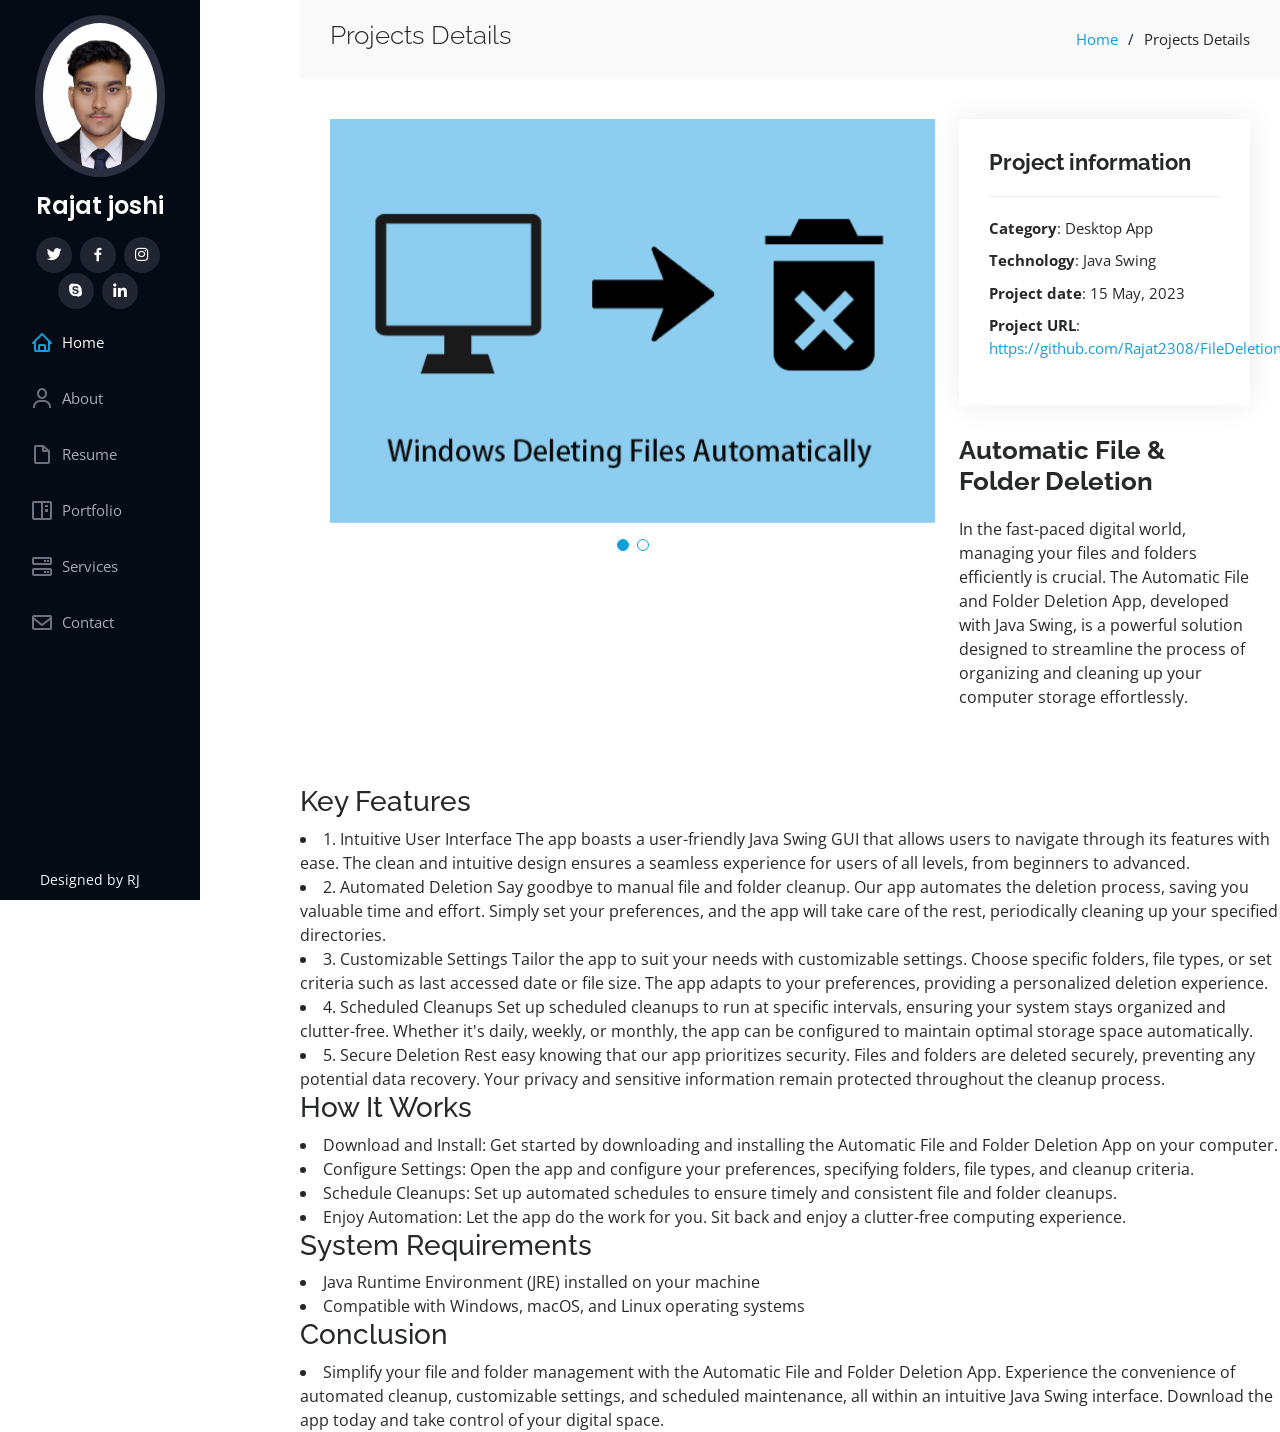
<file: portfolio-details4.html>
<!DOCTYPE html>
<html lang="en">

<head>
  <meta charset="utf-8">
  <meta content="width=device-width, initial-scale=1.0" name="viewport">

  <title>Projects Details</title>
  <meta content="" name="description">
  <meta content="" name="keywords">

  <!-- Favicons -->
  <link href="assets/img/favicon.png" rel="icon">
  <link href="assets/img/apple-touch-icon.png" rel="apple-touch-icon">

  <!-- Google Fonts -->
  <link href="https://fonts.googleapis.com/css?family=Open+Sans:300,300i,400,400i,600,600i,700,700i|Raleway:300,300i,400,400i,500,500i,600,600i,700,700i|Poppins:300,300i,400,400i,500,500i,600,600i,700,700i" rel="stylesheet">

  <!-- Vendor CSS Files -->
  <link href="assets/vendor/aos/aos.css" rel="stylesheet">
  <link href="assets/vendor/bootstrap/css/bootstrap.min.css" rel="stylesheet">
  <link href="assets/vendor/bootstrap-icons/bootstrap-icons.css" rel="stylesheet">
  <link href="assets/vendor/boxicons/css/boxicons.min.css" rel="stylesheet">
  <link href="assets/vendor/glightbox/css/glightbox.min.css" rel="stylesheet">
  <link href="assets/vendor/swiper/swiper-bundle.min.css" rel="stylesheet">

  <!-- Template Main CSS File -->
  <link href="assets/css/style.css" rel="stylesheet">

</head>

<body>

  <!-- ======= Mobile nav toggle button ======= -->
  <i class="bi bi-list mobile-nav-toggle d-xl-none"></i>

  <!-- ======= Header ======= -->
  <header id="header">
    <div class="d-flex flex-column">

      <div class="profile">
        <img src="assets/img/20BCE10482.jpg" alt="" class="img-fluid rounded-circle">
        <h1 class="text-light"><a href="index.html">Rajat joshi</a></h1>
        <div class="social-links mt-3 text-center">
          <a href="#" class="twitter"><i class="bx bxl-twitter"></i></a>
          <a href="#" class="facebook"><i class="bx bxl-facebook"></i></a>
          <a href="#" class="instagram"><i class="bx bxl-instagram"></i></a>
          <a href="#" class="google-plus"><i class="bx bxl-skype"></i></a>
          <a href="#" class="linkedin"><i class="bx bxl-linkedin"></i></a>
        </div>
      </div>

      <nav id="navbar" class="nav-menu navbar">
        <ul>
          <li><a href="#hero" class="nav-link scrollto active"><i class="bx bx-home"></i> <span>Home</span></a></li>
          <li><a href="#about" class="nav-link scrollto"><i class="bx bx-user"></i> <span>About</span></a></li>
          <li><a href="#resume" class="nav-link scrollto"><i class="bx bx-file-blank"></i> <span>Resume</span></a></li>
          <li><a href="#portfolio" class="nav-link scrollto"><i class="bx bx-book-content"></i> <span>Portfolio</span></a></li>
          <li><a href="#services" class="nav-link scrollto"><i class="bx bx-server"></i> <span>Services</span></a></li>
          <li><a href="#contact" class="nav-link scrollto"><i class="bx bx-envelope"></i> <span>Contact</span></a></li>
        </ul>
      </nav><!-- .nav-menu -->
    </div>
  </header><!-- End Header -->

  <main id="main">

    <!-- ======= Breadcrumbs ======= -->
    <section id="breadcrumbs" class="breadcrumbs">
      <div class="container">

        <div class="d-flex justify-content-between align-items-center">
          <h2>Projects Details</h2>
          <ol>
            <li><a href="index.html">Home</a></li>
            <li>Projects Details</li>
          </ol>
        </div>

      </div>
    </section><!-- End Breadcrumbs -->

    <!-- ======= Projects Details Section ======= -->
    <section id="Projects-details" class="Projects-details">
      <div class="container">

        <div class="row gy-4">

          <div class="col-lg-8">
            <div class="Projects-details-slider swiper">
              <div class="swiper-wrapper align-items-center">

                <div class="swiper-slide">
                  <img src="assets/img/portfolio/app1.png" alt="">
                </div>

                <div class="swiper-slide">
                  <img src="assets/img/portfolio/app2.jpg" alt="">
                </div>

                

              </div>
              <div class="swiper-pagination"></div>
            </div>
          </div>

          <div class="col-lg-4">
            <div class="Projects-info">
              <h3>Project information</h3>
              <ul>
                <li><strong>Category</strong>: Desktop App</li>
                <li><strong>Technology</strong>: Java Swing</li>
                <li><strong>Project date</strong>: 15 May, 2023</li>
                <li><strong>Project URL</strong>: <a href="https://github.com/Rajat2308/FileDeletionApp">https://github.com/Rajat2308/FileDeletionApp</a></li>
              </ul>
            </div>
            <div class="Projects-description">
              <h2>Automatic File & Folder Deletion </h2>
              <p>
                In the fast-paced digital world, managing your files and folders efficiently is crucial. The Automatic File and Folder Deletion App, developed with Java Swing, is a powerful solution designed to streamline the process of organizing and cleaning up your computer storage effortlessly.
              </p>
            </div>
          </div>

        </div>

      </div>
    </section><!-- End Projects Details Section -->
    
     <h3> Key Features</h3>

              <li>1. Intuitive User Interface
              The app boasts a user-friendly Java Swing GUI that allows users to navigate through its features with ease. The clean and intuitive design ensures a seamless experience for users of all levels, from beginners to advanced.
                </li>
              <li>2. Automated Deletion
              Say goodbye to manual file and folder cleanup. Our app automates the deletion process, saving you valuable time and effort. Simply set your preferences, and the app will take care of the rest, periodically cleaning up your specified directories.
                </li>
              <li>3. Customizable Settings
              Tailor the app to suit your needs with customizable settings. Choose specific folders, file types, or set criteria such as last accessed date or file size. The app adapts to your preferences, providing a personalized deletion experience.
                </li>
              <li>4. Scheduled Cleanups
              Set up scheduled cleanups to run at specific intervals, ensuring your system stays organized and clutter-free. Whether it's daily, weekly, or monthly, the app can be configured to maintain optimal storage space automatically.
                </li>
              <li>5. Secure Deletion
              Rest easy knowing that our app prioritizes security. Files and folders are deleted securely, preventing any potential data recovery. Your privacy and sensitive information remain protected throughout the cleanup process.
                </li>
              
                <h3>How It Works</h3>
              <li>Download and Install:
                Get started by downloading and installing the Automatic File and Folder Deletion App on your computer.
                  </li>
              <li>Configure Settings:
              Open the app and configure your preferences, specifying folders, file types, and cleanup criteria.
                </li>
              <li>Schedule Cleanups:
              Set up automated schedules to ensure timely and consistent file and folder cleanups.
                </li>
              <li>Enjoy Automation:
              Let the app do the work for you. Sit back and enjoy a clutter-free computing experience.
              </li>

              <h3>System Requirements</h3>

              <li>Java Runtime Environment (JRE) installed on your machine</li>
              <li>Compatible with Windows, macOS, and Linux operating systems</li>
              <h3>Conclusion</h3>
              <li>Simplify your file and folder management with the Automatic File and Folder Deletion App. Experience the convenience of automated cleanup, customizable settings, and scheduled maintenance, all within an intuitive Java Swing interface. Download the app today and take control of your digital space.
              </li>

      <!-- ======= Footer ======= -->
  <footer id="footer">
    <div class="container"> 
        Designed by RJ</a>
      </div>
    </div>
  </footer><!-- End  Footer -->

  </main><!-- End #main -->


  <a href="#" class="back-to-top d-flex align-items-center justify-content-center"><i class="bi bi-arrow-up-short"></i></a>

  <!-- Vendor JS Files -->
  <script src="assets/vendor/purecounter/purecounter_vanilla.js"></script>
  <script src="assets/vendor/aos/aos.js"></script>
  <script src="assets/vendor/bootstrap/js/bootstrap.bundle.min.js"></script>
  <script src="assets/vendor/glightbox/js/glightbox.min.js"></script>
  <script src="assets/vendor/isotope-layout/isotope.pkgd.min.js"></script>
  <script src="assets/vendor/swiper/swiper-bundle.min.js"></script>
  <script src="assets/vendor/typed.js/typed.umd.js"></script>
  <script src="assets/vendor/waypoints/noframework.waypoints.js"></script>
  <script src="assets/vendor/php-email-form/validate.js"></script>

  <!-- Template Main JS File -->
  <script src="assets/js/main.js"></script>

</body>

</html>
</file>
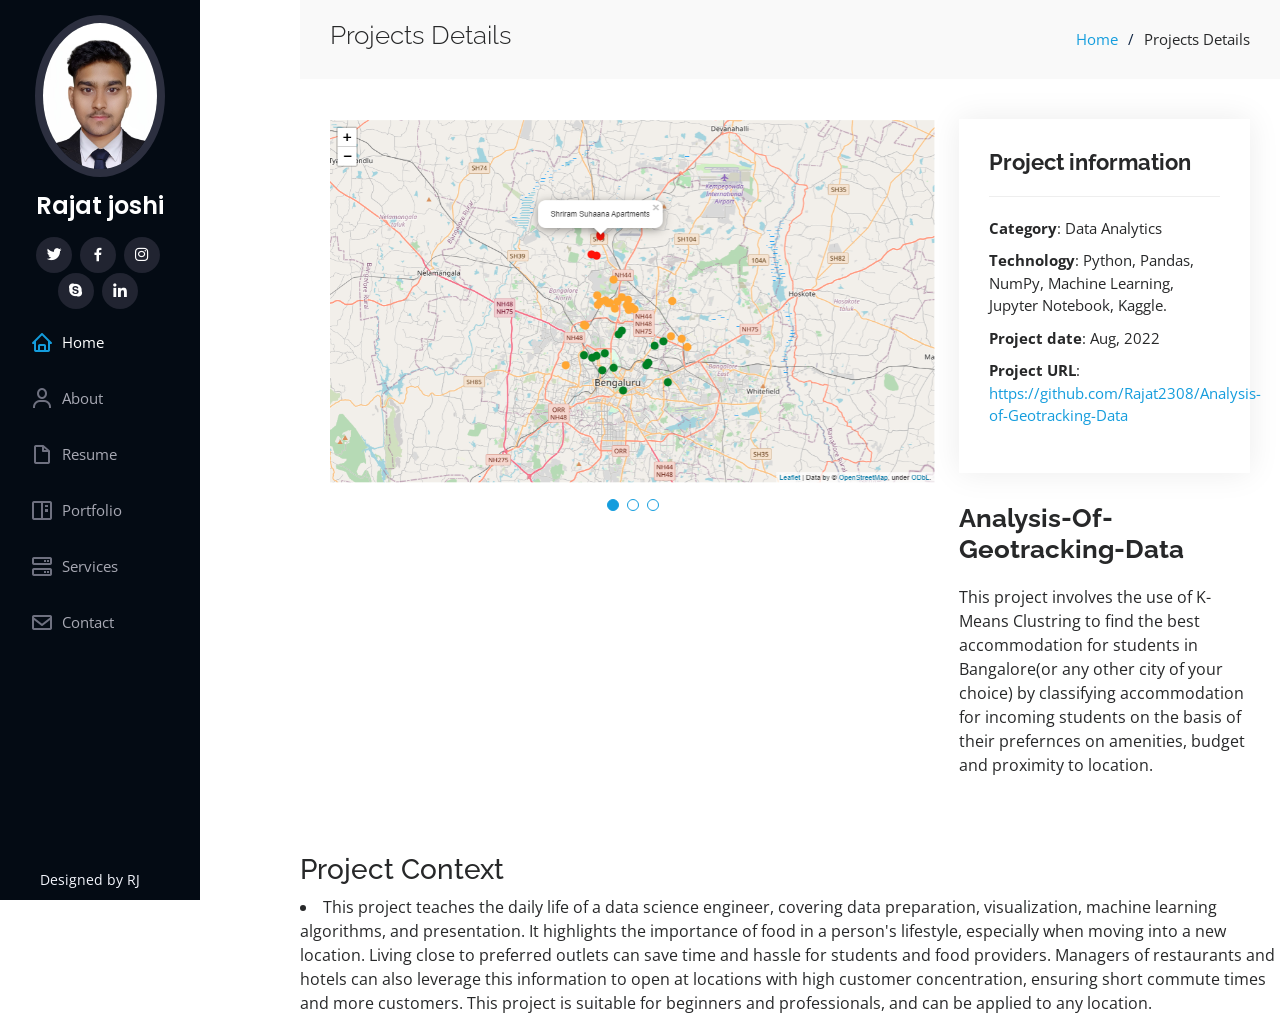
<file: portfolio-details5.html>
<!DOCTYPE html>
<html lang="en">

<head>
  <meta charset="utf-8">
  <meta content="width=device-width, initial-scale=1.0" name="viewport">

  <title>Projects Details</title>
  <meta content="" name="description">
  <meta content="" name="keywords">

  <!-- Favicons -->
  <link href="assets/img/favicon.png" rel="icon">
  <link href="assets/img/apple-touch-icon.png" rel="apple-touch-icon">

  <!-- Google Fonts -->
  <link href="https://fonts.googleapis.com/css?family=Open+Sans:300,300i,400,400i,600,600i,700,700i|Raleway:300,300i,400,400i,500,500i,600,600i,700,700i|Poppins:300,300i,400,400i,500,500i,600,600i,700,700i" rel="stylesheet">

  <!-- Vendor CSS Files -->
  <link href="assets/vendor/aos/aos.css" rel="stylesheet">
  <link href="assets/vendor/bootstrap/css/bootstrap.min.css" rel="stylesheet">
  <link href="assets/vendor/bootstrap-icons/bootstrap-icons.css" rel="stylesheet">
  <link href="assets/vendor/boxicons/css/boxicons.min.css" rel="stylesheet">
  <link href="assets/vendor/glightbox/css/glightbox.min.css" rel="stylesheet">
  <link href="assets/vendor/swiper/swiper-bundle.min.css" rel="stylesheet">

  <!-- Template Main CSS File -->
  <link href="assets/css/style.css" rel="stylesheet">

</head>

<body>

  <!-- ======= Mobile nav toggle button ======= -->
  <i class="bi bi-list mobile-nav-toggle d-xl-none"></i>

  <!-- ======= Header ======= -->
  <header id="header">
    <div class="d-flex flex-column">

      <div class="profile">
        <img src="assets/img/20BCE10482.jpg" alt="" class="img-fluid rounded-circle">
        <h1 class="text-light"><a href="index.html">Rajat joshi</a></h1>
        <div class="social-links mt-3 text-center">
          <a href="#" class="twitter"><i class="bx bxl-twitter"></i></a>
          <a href="#" class="facebook"><i class="bx bxl-facebook"></i></a>
          <a href="#" class="instagram"><i class="bx bxl-instagram"></i></a>
          <a href="#" class="google-plus"><i class="bx bxl-skype"></i></a>
          <a href="#" class="linkedin"><i class="bx bxl-linkedin"></i></a>
        </div>
      </div>

      <nav id="navbar" class="nav-menu navbar">
        <ul>
          <li><a href="#hero" class="nav-link scrollto active"><i class="bx bx-home"></i> <span>Home</span></a></li>
          <li><a href="#about" class="nav-link scrollto"><i class="bx bx-user"></i> <span>About</span></a></li>
          <li><a href="#resume" class="nav-link scrollto"><i class="bx bx-file-blank"></i> <span>Resume</span></a></li>
          <li><a href="#portfolio" class="nav-link scrollto"><i class="bx bx-book-content"></i> <span>Portfolio</span></a></li>
          <li><a href="#services" class="nav-link scrollto"><i class="bx bx-server"></i> <span>Services</span></a></li>
          <li><a href="#contact" class="nav-link scrollto"><i class="bx bx-envelope"></i> <span>Contact</span></a></li>
        </ul>
      </nav><!-- .nav-menu -->
    </div>
  </header><!-- End Header -->

  <main id="main">

    <!-- ======= Breadcrumbs ======= -->
    <section id="breadcrumbs" class="breadcrumbs">
      <div class="container">

        <div class="d-flex justify-content-between align-items-center">
          <h2>Projects Details</h2>
          <ol>
            <li><a href="index.html">Home</a></li>
            <li>Projects Details</li>
          </ol>
        </div>

      </div>
    </section><!-- End Breadcrumbs -->

    <!-- ======= Projects Details Section ======= -->
    <section id="Projects-details" class="Projects-details">
      <div class="container">

        <div class="row gy-4">

          <div class="col-lg-8">
            <div class="Projects-details-slider swiper">
              <div class="swiper-wrapper align-items-center">

                <div class="swiper-slide">
                  <img src="assets/img/portfolio/geo1.png" alt="">
                </div>

                <div class="swiper-slide">
                  <img src="assets/img/portfolio/geo2.png" alt="">
                </div>

                <div class="swiper-slide">
                  <img src="assets/img/portfolio/geo3.png" alt="">
                </div>

              </div>
              <div class="swiper-pagination"></div>
            </div>
          </div>

          <div class="col-lg-4">
            <div class="Projects-info">
              <h3>Project information</h3>
              <ul>
                <li><strong>Category</strong>: Data Analytics</li>
                <li><strong>Technology</strong>: Python, Pandas, NumPy, Machine Learning, Jupyter Notebook, Kaggle. </li>
                <li><strong>Project date</strong>:  Aug, 2022</li>
                <li><strong>Project URL</strong>: <a href="https://github.com/Rajat2308/Analysis-of-Geotracking-Data">https://github.com/Rajat2308/Analysis-of-Geotracking-Data</a></li>
              </ul>
            </div>
            <div class="Projects-description">
              <h2>Analysis-Of-Geotracking-Data</h2>
              <p>
                This project involves the use of K-Means Clustring to find the best accommodation for students in Bangalore(or any other city of your choice) by classifying accommodation for incoming students on the basis of their prefernces on amenities, budget and proximity to location.
              </p>
            </div>
          </div>

        </div>

      </div>
    </section><!-- End Projects Details Section -->
    
      <h3>Project Context</h3>
      <li>    This project teaches the daily life of a data science engineer, covering data preparation, visualization, machine learning algorithms, and presentation. It highlights the importance of food in a person's lifestyle, especially when moving into a new location. Living close to preferred outlets can save time and hassle for students and food providers. Managers of restaurants and hotels can also leverage this information to open at locations with high customer concentration, ensuring short commute times and more customers. This project is suitable for beginners and professionals, and can be applied to any location.
      </li>

      <!-- ======= Footer ======= -->
  <footer id="footer">
    <div class="container"> 
        Designed by RJ</a>
      </div>
    </div>
  </footer><!-- End  Footer -->

  </main><!-- End #main -->


  <a href="#" class="back-to-top d-flex align-items-center justify-content-center"><i class="bi bi-arrow-up-short"></i></a>

  <!-- Vendor JS Files -->
  <script src="assets/vendor/purecounter/purecounter_vanilla.js"></script>
  <script src="assets/vendor/aos/aos.js"></script>
  <script src="assets/vendor/bootstrap/js/bootstrap.bundle.min.js"></script>
  <script src="assets/vendor/glightbox/js/glightbox.min.js"></script>
  <script src="assets/vendor/isotope-layout/isotope.pkgd.min.js"></script>
  <script src="assets/vendor/swiper/swiper-bundle.min.js"></script>
  <script src="assets/vendor/typed.js/typed.umd.js"></script>
  <script src="assets/vendor/waypoints/noframework.waypoints.js"></script>
  <script src="assets/vendor/php-email-form/validate.js"></script>

  <!-- Template Main JS File -->
  <script src="assets/js/main.js"></script>

</body>

</html>
</file>
<file: assets/css/style.css>
/*--------------------------------------------------------------
# General
--------------------------------------------------------------*/
body {
  font-family: "Open Sans", sans-serif;
  color: #272829;
}

#resumelink{
  width: 10px;
  height: 10px;
  position: absolute;
  top: 13px;
  right: 23px;
}
#Resume{
  position: relative;
}

/* #resume{
  position:absolute;
  top: 3px;
  right: 2px;
}  */

a {
  color: #149ddd;
  text-decoration: none;
}

a:hover {
  color: #37b3ed;
  text-decoration: none;
}

h1,
h2,
h3,
h4,
h5,
h6 {
  font-family: "Raleway", sans-serif;
}

/*--------------------------------------------------------------
# Back to top button
--------------------------------------------------------------*/
.back-to-top {
  position: fixed;
  visibility: hidden;
  opacity: 0;
  right: 15px;
  bottom: 15px;
  z-index: 996;
  background: #149ddd;
  width: 40px;
  height: 40px;
  border-radius: 50px;
  transition: all 0.4s;
}

.back-to-top i {
  font-size: 28px;
  color: #fff;
  line-height: 0;
}

.back-to-top:hover {
  background: #2eafec;
  color: #fff;
}

.back-to-top.active {
  visibility: visible;
  opacity: 1;
}

/*--------------------------------------------------------------
# Header
--------------------------------------------------------------*/
#header {
  position: fixed;
  top: 0;
  left: 0;
  bottom: 0;
  width: 200px;
  transition: all ease-in-out 0.5s;
  z-index: 9997;
  transition: all 0.5s;
  padding: 0 15px;
  background: #040b14;
  overflow-y: auto;
}

#header .profile img {
  margin: 15px auto;
  display: block;
  width: 130px;
  border: 8px solid #2c2f3f;
}

#header .profile h1 {
  font-size: 24px;
  margin: 0;
  padding: 0;
  font-weight: 600;
  -moz-text-align-last: center;
  text-align-last: center;
  font-family: "Poppins", sans-serif;
}

#header .profile h1 a,
#header .profile h1 a:hover {
  color: #fff;
  text-decoration: none;
}

#header .profile .social-links a {
  font-size: 18px;
  display: inline-block;
  background: #212431;
  color: #fff;
  line-height: 1;
  padding: 8px 0;
  margin-right: 4px;
  border-radius: 50%;
  text-align: center;
  width: 36px;
  height: 36px;
  transition: 0.3s;
}

#header .profile .social-links a:hover {
  background: #149ddd;
  color: #fff;
  text-decoration: none;
}

#main {
  margin-left: 300px;
}

.container,
.container-fluid {
  padding-left: 30px;
  padding-right: 30px;
}

@media (max-width: 1199px) {
  #header {
    left: -300px;
  }

  #main {
    margin-left: 0;
  }

  .container,
  .container-fluid {
    padding-left: 12px;
    padding-right: 12px;
  }
}

/*--------------------------------------------------------------
# Navigation Menu
--------------------------------------------------------------*/
/* Desktop Navigation */
.nav-menu {
  padding: 10px 0 0 0;
}

.nav-menu * {
  margin: 0;
  padding: 0;
  list-style: none;
}

.nav-menu>ul>li {
  position: relative;
  white-space: nowrap;
}

.nav-menu a,
.nav-menu a:focus {
  display: flex;
  align-items: center;
  color: #a8a9b4;
  padding: 12px 15px;
  margin-bottom: 8px;
  transition: 0.3s;
  font-size: 15px;
}

.nav-menu a i,
.nav-menu a:focus i {
  font-size: 24px;
  padding-right: 8px;
  color: #6f7180;
}

.nav-menu a:hover,
.nav-menu .active,
.nav-menu .active:focus,
.nav-menu li:hover>a {
  text-decoration: none;
  color: #fff;
}

.nav-menu a:hover i,
.nav-menu .active i,
.nav-menu .active:focus i,
.nav-menu li:hover>a i {
  color: #149ddd;
}

/* Mobile Navigation */
.mobile-nav-toggle {
  position: fixed;
  right: 15px;
  top: 15px;
  z-index: 9998;
  border: 0;
  font-size: 24px;
  transition: all 0.4s;
  outline: none !important;
  background-color: #149ddd;
  color: #fff;
  width: 40px;
  height: 40px;
  display: inline-flex;
  align-items: center;
  justify-content: center;
  line-height: 0;
  border-radius: 50px;
  cursor: pointer;
}

.mobile-nav-active {
  overflow: hidden;
}

.mobile-nav-active #header {
  left: 0;
}

/*--------------------------------------------------------------
# Hero Section
--------------------------------------------------------------*/
#hero {
  width: 100%;
  height: 100vh;
  background: url("../img/hero-bg.jpg") top center;
  background-size: cover ;
}

#hero:before {
  content: "";
  background: rgba(79, 104, 141, 0.3);
  position: absolute;
  bottom: 0;
  top: 0;
  left: 0;
  right: 0;
  z-index: 1;
}

#hero .hero-container {
  position: relative;
  z-index: 2;
  min-width: 300px;
}

#hero h1 {
  margin: 0 0 10px 0;
  font-size: 64px;
  font-weight: 700;
  line-height: 56px;
  color: #fff;
}

#hero p {
  color: #fff;
  margin-bottom: 50px;
  font-size: 26px;
  font-family: "Poppins", sans-serif;
}

#hero p span {
  color: #fff;
  padding-bottom: 4px;
  letter-spacing: 1px;
  border-bottom: 3px solid #149ddd;
}

@media (min-width: 1024px) {
  #hero {
    background-attachment: fixed;
  }
}

@media (max-width: 768px) {
  #hero h1 {
    font-size: 28px;
    line-height: 36px;
  }

  #hero h2 {
    font-size: 18px;
    line-height: 24px;
    margin-bottom: 30px;
  }
}

/*--------------------------------------------------------------
# Sections General
--------------------------------------------------------------*/
section {
  padding: 60px 0;
  overflow: hidden;
}

.section-bg {
  background: #f5f8fd;
}

.section-title {
  padding-bottom: 30px;
}

.section-title h2 {
  font-size: 32px;
  font-weight: bold;
  margin-bottom: 20px;
  padding-bottom: 20px;
  position: relative;
  color: #173b6c;
}

.section-title h2::after {
  content: "";
  position: absolute;
  display: block;
  width: 50px;
  height: 3px;
  background: #149ddd;
  bottom: 0;
  left: 0;
}

.section-title p {
  margin-bottom: 0;
}

/*--------------------------------------------------------------
# About
--------------------------------------------------------------*/
.about .content h3 {
  font-weight: 700;
  font-size: 26px;
  color: #173b6c;
}

.about .content ul {
  list-style: none;
  padding: 0;
}

.about .content ul li {
  margin-bottom: 20px;
  display: flex;
  align-items: center;
}

.about .content ul strong {
  margin-right: 10px;
}

.about .content ul i {
  font-size: 16px;
  margin-right: 5px;
  color: #149ddd;
  line-height: 0;
}

.about .content p:last-child {
  margin-bottom: 0;
}

/*--------------------------------------------------------------
# Facts
--------------------------------------------------------------*/
.facts {
  padding-bottom: 30px;
}

.facts .count-box {
  padding: 30px;
  width: 100%;
}

.facts .count-box i {
  display: block;
  font-size: 44px;
  color: #149ddd;
  float: left;
  line-height: 0;
}

.facts .count-box span {
  font-size: 48px;
  line-height: 40px;
  display: block;
  font-weight: 700;
  color: #050d18;
  margin-left: 60px;
}

.facts .count-box p {
  padding: 15px 0 0 0;
  margin: 0 0 0 60px;
  font-family: "Raleway", sans-serif;
  font-size: 14px;
  color: #122f57;
}

.facts .count-box a {
  font-weight: 600;
  display: block;
  margin-top: 20px;
  color: #122f57;
  font-size: 15px;
  font-family: "Poppins", sans-serif;
  transition: ease-in-out 0.3s;
}

.facts .count-box a:hover {
  color: #1f5297;
}

/*--------------------------------------------------------------
# Akills
--------------------------------------------------------------*/
.skills .progress {
  height: 60px;
  display: block;
  background: none;
  border-radius: 0;
}

.skills .progress .skill {
  padding: 0;
  margin: 0 0 6px 0;
  text-transform: uppercase;
  display: block;
  font-weight: 600;
  font-family: "Poppins", sans-serif;
  color: #050d18;
}

.skills .progress .skill .val {
  float: right;
  font-style: normal;
}

.skills .progress-bar-wrap {
  background: #dce8f8;
  height: 10px;
}

.skills .progress-bar {
  width: 1px;
  height: 10px;
  transition: 0.9s;
  background-color: #149ddd;
}

/*--------------------------------------------------------------
# Resume
--------------------------------------------------------------*/
.resume .resume-title {
  font-size: 26px;
  font-weight: 700;
  margin-top: 20px;
  margin-bottom: 20px;
  color: #050d18;
}

.resume .resume-item {
  padding: 0 0 20px 20px;
  margin-top: -2px;
  border-left: 2px solid #1f5297;
  position: relative;
}

.resume .resume-item h4 {
  line-height: 18px;
  font-size: 18px;
  font-weight: 600;
  text-transform: uppercase;
  font-family: "Poppins", sans-serif;
  color: #050d18;
  margin-bottom: 10px;
}

.resume .resume-item h5 {
  font-size: 16px;
  background: #e4edf9;
  padding: 5px 15px;
  display: inline-block;
  font-weight: 600;
  margin-bottom: 10px;
}

.resume .resume-item ul {
  padding-left: 20px;
}

.resume .resume-item ul li {
  padding-bottom: 10px;
}

.resume .resume-item:last-child {
  padding-bottom: 0;
}

.resume .resume-item::before {
  content: "";
  position: absolute;
  width: 16px;
  height: 16px;
  border-radius: 50px;
  left: -9px;
  top: 0;
  background: #fff;
  border: 2px solid #1f5297;
}

/*--------------------------------------------------------------
# Projects
--------------------------------------------------------------*/
.Projects .Projects-item {
  margin-bottom: 30px;
}

.Projects #Projects-flters {
  padding: 0;
  margin: 0 auto 35px auto;
  list-style: none;
  text-align: center;
  background: #fff;
  border-radius: 50px;
  padding: 2px 15px;
}

.Projects #Projects-flters li {
  cursor: pointer;
  display: inline-block;
  padding: 10px 15px 8px 15px;
  font-size: 14px;
  font-weight: 600;
  line-height: 1;
  text-transform: uppercase;
  color: #272829;
  margin-bottom: 5px;
  transition: all 0.3s ease-in-out;
}

.Projects #Projects-flters li:hover,
.Projects #Projects-flters li.filter-active {
  color: #149ddd;
}

.Projects #Projects-flters li:last-child {
  margin-right: 0;
}

.Projects .Projects-wrap {
  transition: 0.3s;
  position: relative;
  overflow: hidden;
  z-index: 1;
}

.Projects .Projects-wrap::before {
  content: "";
  background: rgba(255, 255, 255, 0.5);
  position: absolute;
  left: 0;
  right: 0;
  top: 0;
  bottom: 0;
  transition: all ease-in-out 0.3s;
  z-index: 2;
  opacity: 0;
}

.Projects .Projects-wrap .Projects-links {
  opacity: 1;
  left: 0;
  right: 0;
  bottom: -60px;
  z-index: 3;
  position: absolute;
  transition: all ease-in-out 0.3s;
  display: flex;
  justify-content: center;
}

.Projects .Projects-wrap .Projects-links a {
  color: #fff;
  font-size: 28px;
  text-align: center;
  background: rgba(20, 157, 221, 0.75);
  transition: 0.3s;
  width: 50%;
}

.Projects .Projects-wrap .Projects-links a:hover {
  background: rgba(20, 157, 221, 0.95);
}

.Projects .Projects-wrap .Projects-links a+a {
  border-left: 1px solid #37b3ed;
}

.Projects .Projects-wrap:hover::before {
  top: 0;
  left: 0;
  right: 0;
  bottom: 0;
  opacity: 1;
}

.Projects .Projects-wrap:hover .Projects-links {
  opacity: 1;
  bottom: 0;
}

/*--------------------------------------------------------------
# Projects Details
--------------------------------------------------------------*/
.Projects-details {
  padding-top: 40px;
}

.Projects-details .Projects-details-slider img {
  width: 100%;
}

.Projects-details .Projects-details-slider .swiper-pagination {
  margin-top: 20px;
  position: relative;
}

.Projects-details .Projects-details-slider .swiper-pagination .swiper-pagination-bullet {
  width: 12px;
  height: 12px;
  background-color: #fff;
  opacity: 1;
  border: 1px solid #149ddd;
}

.Projects-details .Projects-details-slider .swiper-pagination .swiper-pagination-bullet-active {
  background-color: #149ddd;
}

.Projects-details .Projects-info {
  padding: 30px;
  box-shadow: 0px 0 30px rgba(5, 13, 24, 0.08);
}

.Projects-details .Projects-info h3 {
  font-size: 22px;
  font-weight: 700;
  margin-bottom: 20px;
  padding-bottom: 20px;
  border-bottom: 1px solid #eee;
}

.Projects-details .Projects-info ul {
  list-style: none;
  padding: 0;
  font-size: 15px;
}

.Projects-details .Projects-info ul li+li {
  margin-top: 10px;
}

.Projects-details .Projects-description {
  padding-top: 30px;
}

.Projects-details .Projects-description h2 {
  font-size: 26px;
  font-weight: 700;
  margin-bottom: 20px;
}

.Projects-details .Projects-description p {
  padding: 0;
}

/*--------------------------------------------------------------
# Services
--------------------------------------------------------------*/
.services .icon-box {
  margin-bottom: 20px;
}

.services .icon {
  float: left;
  display: flex;
  align-items: center;
  justify-content: center;
  width: 54px;
  height: 54px;
  background: #149ddd;
  border-radius: 50%;
  transition: 0.5s;
  border: 1px solid #149ddd;
}

.services .icon i {
  color: #fff;
  font-size: 24px;
  line-height: 0;
}

.services .icon-box:hover .icon {
  background: #fff;
}

.services .icon-box:hover .icon i {
  color: #149ddd;
}

.services .title {
  margin-left: 80px;
  font-weight: 700;
  margin-bottom: 15px;
  font-size: 18px;
}

.services .title a {
  color: #343a40;
}

.services .title a:hover {
  color: #149ddd;
}

.services .description {
  margin-left: 80px;
  line-height: 24px;
  font-size: 14px;
}

/*--------------------------------------------------------------
# Certifications
--------------------------------------------------------------*/
.Certifications .Certifications-carousel,
.Certifications .Certifications-slider {
  overflow: hidden;
}

.Certifications .Certifications-item {
  box-sizing: content-box;
  text-align: center;
  min-height: 320px;
}

.Certifications .Certifications-item .Certifications-img {
  width: 90px;
  border-radius: 50%;
  margin: 0 auto;
}

.Certifications .Certifications-item h3 {
  font-size: 18px;
  font-weight: bold;
  margin: 10px 0 5px 0;
  color: #111;
}

.Certifications .Certifications-item h4 {
  font-size: 14px;
  color: #999;
  margin: 0;
}

.Certifications .Certifications-item .quote-icon-left,
.Certifications .Certifications-item .quote-icon-right {
  color: #c3e8fa;
  font-size: 26px;
}

.Certifications .Certifications-item .quote-icon-left {
  display: inline-block;
  left: -5px;
  position: relative;
}

.Certifications .Certifications-item .quote-icon-right {
  display: inline-block;
  right: -5px;
  position: relative;
  top: 10px;
}

.Certifications .Certifications-item p {
  font-style: italic;
  margin: 0 15px 15px 15px;
  padding: 20px;
  background: #fff;
  position: relative;
  margin-bottom: 35px;
  border-radius: 6px;
  box-shadow: 0px 2px 15px rgba(0, 0, 0, 0.1);
}

.Certifications .Certifications-item p::after {
  content: "";
  width: 0;
  height: 0;
  border-top: 20px solid #fff;
  border-right: 20px solid transparent;
  border-left: 20px solid transparent;
  position: absolute;
  bottom: -20px;
  left: calc(50% - 20px);
}

.Certifications .swiper-pagination {
  margin-top: 20px;
  position: relative;
}

.Certifications .swiper-pagination .swiper-pagination-bullet {
  width: 12px;
  height: 12px;
  background-color: #fff;
  opacity: 1;
  border: 1px solid #149ddd;
}

.Certifications .swiper-pagination .swiper-pagination-bullet-active {
  background-color: #149ddd;
}

/*--------------------------------------------------------------
# Contact
--------------------------------------------------------------*/
.contact {
  padding-bottom: 130px;
}

.contact .info {
  padding: 30px;
  background: #fff;
  width: 100%;
  box-shadow: 0 0 24px 0 rgba(0, 0, 0, 0.12);
}

.contact .info i {
  font-size: 20px;
  color: #149ddd;
  float: left;
  width: 44px;
  height: 44px;
  background: #dff3fc;
  display: flex;
  justify-content: center;
  align-items: center;
  border-radius: 50px;
  transition: all 0.3s ease-in-out;
}

.contact .info h4 {
  padding: 0 0 0 60px;
  font-size: 22px;
  font-weight: 600;
  margin-bottom: 5px;
  color: #050d18;
}

.contact .info p {
  padding: 0 0 10px 60px;
  margin-bottom: 20px;
  font-size: 14px;
  color: #173b6c;
}

.contact .info .email p {
  padding-top: 5px;
}

.contact .info .social-links {
  padding-left: 60px;
}

.contact .info .social-links a {
  font-size: 18px;
  display: inline-block;
  background: #333;
  color: #fff;
  line-height: 1;
  padding: 8px 0;
  border-radius: 50%;
  text-align: center;
  width: 36px;
  height: 36px;
  transition: 0.3s;
  margin-right: 10px;
}

.contact .info .social-links a:hover {
  background: #149ddd;
  color: #fff;
}

.contact .info .email:hover i,
.contact .info .address:hover i,
.contact .info .phone:hover i {
  background: #149ddd;
  color: #fff;
}

.contact .php-email-form {
  width: 100%;
  padding: 30px;
  background: #fff;
  box-shadow: 0 0 24px 0 rgba(0, 0, 0, 0.12);
}

.contact .php-email-form .form-group {
  padding-bottom: 8px;
}

.contact .php-email-form .validate {
  display: none;
  color: red;
  margin: 0 0 15px 0;
  font-weight: 400;
  font-size: 13px;
}

.contact .php-email-form .error-message {
  display: none;
  color: #fff;
  background: #ed3c0d;
  text-align: left;
  padding: 15px;
  font-weight: 600;
}

.contact .php-email-form .error-message br+br {
  margin-top: 25px;
}

.contact .php-email-form .sent-message {
  display: none;
  color: #fff;
  background: #18d26e;
  text-align: center;
  padding: 15px;
  font-weight: 600;
}

.contact .php-email-form .loading {
  display: none;
  background: #fff;
  text-align: center;
  padding: 15px;
}

.contact .php-email-form .loading:before {
  content: "";
  display: inline-block;
  border-radius: 50%;
  width: 24px;
  height: 24px;
  margin: 0 10px -6px 0;
  border: 3px solid #18d26e;
  border-top-color: #eee;
  animation: animate-loading 1s linear infinite;
}

.contact .php-email-form .form-group {
  margin-bottom: 15px;
}

.contact .php-email-form label {
  padding-bottom: 8px;
}

.contact .php-email-form input,
.contact .php-email-form textarea {
  border-radius: 0;
  box-shadow: none;
  font-size: 14px;
}

.contact .php-email-form input {
  height: 44px;
}

.contact .php-email-form textarea {
  padding: 10px 15px;
}

.contact .php-email-form button[type=submit] {
  background: #149ddd;
  border: 0;
  padding: 10px 24px;
  color: #fff;
  transition: 0.4s;
  border-radius: 4px;
}

.contact .php-email-form button[type=submit]:hover {
  background: #37b3ed;
}

@keyframes animate-loading {
  0% {
    transform: rotate(0deg);
  }

  100% {
    transform: rotate(360deg);
  }
}

/*--------------------------------------------------------------
# Breadcrumbs
--------------------------------------------------------------*/
.breadcrumbs {
  padding: 20px 0;
  background: #f9f9f9;
}

.breadcrumbs h2 {
  font-size: 26px;
  font-weight: 300;
}

.breadcrumbs ol {
  display: flex;
  flex-wrap: wrap;
  list-style: none;
  padding: 0;
  margin: 0;
  font-size: 15px;
}

.breadcrumbs ol li+li {
  padding-left: 10px;
}

.breadcrumbs ol li+li::before {
  display: inline-block;
  padding-right: 10px;
  color: #0e2442;
  content: "/";
}

@media (max-width: 768px) {
  .breadcrumbs .d-flex {
    display: block !important;
  }

  .breadcrumbs ol {
    display: block;
  }

  .breadcrumbs ol li {
    display: inline-block;
  }
}

/*--------------------------------------------------------------
# Footer
--------------------------------------------------------------*/
#footer {
  padding: 10px;
  color: #f4f6fd;
  font-size: 14px;
  position: fixed;
  left: 0;
  bottom: 0;
  width: 200px;
  z-index: 9999;
  background: #040b14;
}

#footer .copyright {
  text-align: center;
}

#footer .credits {
  padding-top: 5px;
  text-align: center;
  font-size: 13px;
  color: #eaebf0;
}

@media (max-width: 1199px) {
  #footer {
    position: static;
    width: auto;
    padding-right: 20px 15px;
  }
}
</file>
